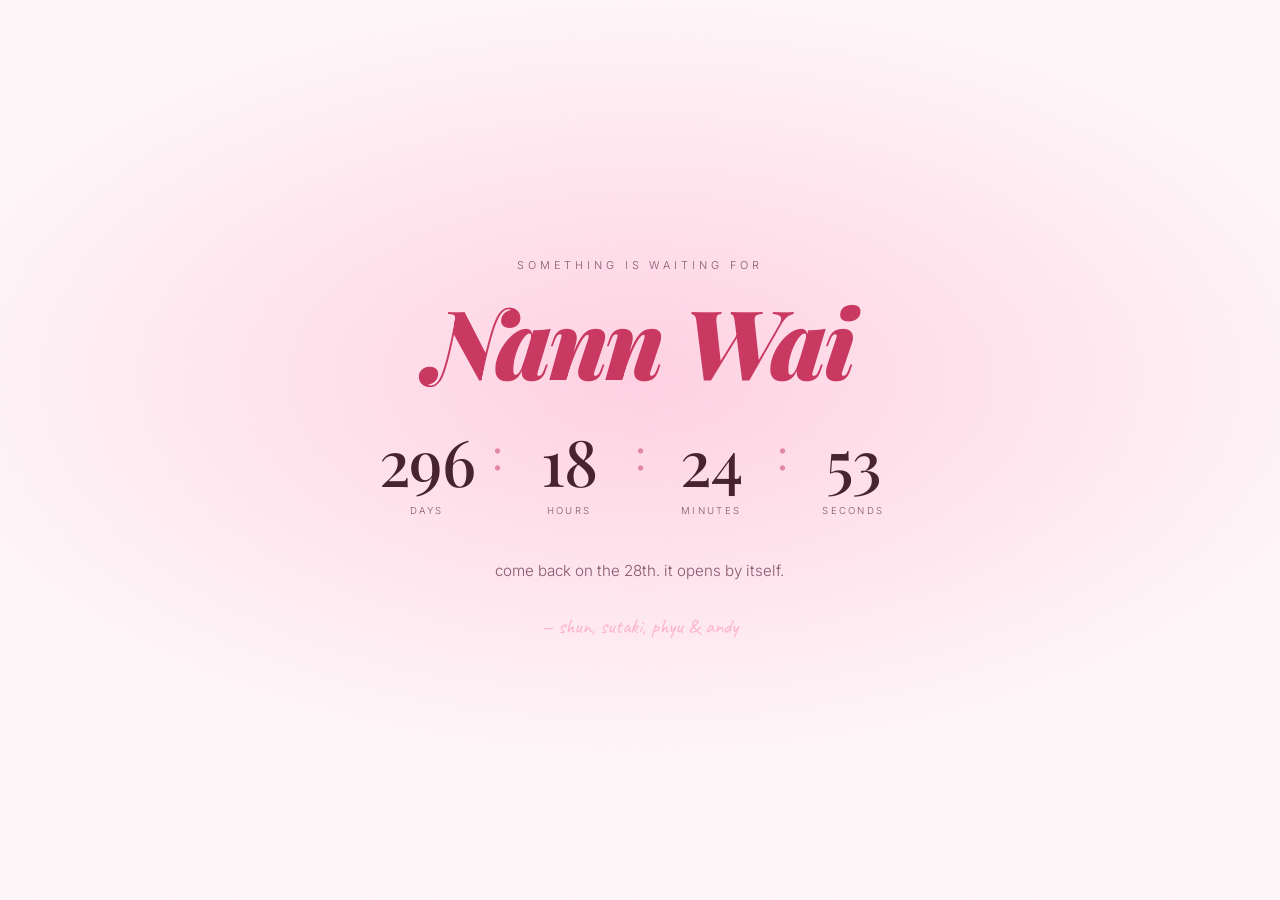
<file: index.html>
<!DOCTYPE html>
<html lang="en" data-theme="blush">
<head>
<meta charset="UTF-8">
<meta name="viewport" content="width=device-width, initial-scale=1, viewport-fit=cover">
<title>for nann wai</title>
<meta name="description" content="a small place made for nann wai.">
<meta name="robots" content="noindex, nofollow">
<meta name="theme-color" content="#fff6f9">
<link rel="icon" href="data:image/svg+xml,<svg xmlns='http://www.w3.org/2000/svg' viewBox='0 0 100 100'><text y='.9em' font-size='90'>&#10084;&#65039;</text></svg>">
<link rel="preconnect" href="https://fonts.googleapis.com">
<link rel="preconnect" href="https://fonts.gstatic.com" crossorigin>
<link href="https://fonts.googleapis.com/css2?family=Playfair+Display:ital,wght@0,500;0,700;0,900;1,500;1,700&family=Inter:wght@300;400;500;600&family=Caveat:wght@500;600&family=Noto+Sans+Myanmar:wght@400;500&family=Noto+Serif+JP:wght@400;500&display=swap" rel="stylesheet">
<link rel="stylesheet" href="assets/css/style.css">
</head>
<body>

<!-- film grain overlay, sits above everything, ignores clicks -->
<div class="grain" aria-hidden="true"></div>

<!-- ============ THE GATE (countdown before her birthday) ============ -->
<div id="gate" class="gate" hidden>
  <div class="gate-inner">
    <p class="gate-eyebrow" id="gate-eyebrow">something is waiting for</p>
    <h1 class="gate-name" id="gate-name">Nann Wai</h1>
    <div class="countdown" id="countdown" role="timer" aria-live="off">
      <div class="cd-unit"><span class="cd-num" id="cd-days">--</span><span class="cd-label">days</span></div>
      <div class="cd-sep">:</div>
      <div class="cd-unit"><span class="cd-num" id="cd-hours">--</span><span class="cd-label">hours</span></div>
      <div class="cd-sep">:</div>
      <div class="cd-unit"><span class="cd-num" id="cd-mins">--</span><span class="cd-label">minutes</span></div>
      <div class="cd-sep">:</div>
      <div class="cd-unit"><span class="cd-num" id="cd-secs">--</span><span class="cd-label">seconds</span></div>
    </div>
    <p class="gate-note" id="gate-note"></p>
    <p class="gate-sign" id="gate-sign"></p>
  </div>
</div>

<!-- ============ THE SITE ============ -->
<div id="site" class="site" hidden>

  <!-- theme picker -->
  <div class="theme-bar" id="theme-bar">
    <button class="theme-toggle" id="theme-toggle" aria-expanded="false" aria-controls="theme-list" title="change the colours">
      <span class="theme-dot" aria-hidden="true"></span>
      <span class="theme-toggle-text">colours</span>
    </button>
    <div class="theme-list" id="theme-list" hidden></div>
  </div>

  <!-- hero -->
  <header class="hero" id="top">
    <div class="hero-glow" aria-hidden="true"></div>
    <div class="wrap">
      <p class="eyebrow reveal" id="hero-eyebrow"></p>
      <h1 class="hero-title reveal" id="hero-title"></h1>
      <p class="hero-sub reveal" id="hero-sub"></p>
      <div class="hero-body reveal" id="hero-body"></div>
      <nav class="hero-nav reveal" id="hero-nav" aria-label="sections"></nav>
    </div>
    <div class="scroll-hint reveal" aria-hidden="true"><span></span></div>
  </header>

  <main>
    <!-- videos — the first thing she sees -->
    <section class="section" id="videos">
      <div class="wrap">
        <p class="eyebrow reveal">no. 01</p>
        <h2 class="section-title reveal" id="videos-title"></h2>
        <p class="section-lede reveal" id="videos-lede"></p>
        <div class="video-grid" id="video-grid"></div>
      </div>
    </section>

    <!-- letters -->
    <section class="section section-alt" id="letters">
      <div class="wrap">
        <p class="eyebrow reveal">no. 02</p>
        <h2 class="section-title reveal" id="letters-title"></h2>
        <p class="section-lede reveal" id="letters-lede"></p>
        <div class="letter-grid" id="letter-grid"></div>
      </div>
    </section>

    <!-- open when -->
    <section class="section" id="openwhen">
      <div class="wrap">
        <p class="eyebrow reveal">no. 03</p>
        <h2 class="section-title reveal" id="ow-title"></h2>
        <p class="section-lede reveal" id="ow-lede"></p>
        <div class="env-grid" id="env-grid"></div>
        <p class="ow-foot reveal" id="ow-foot"></p>
      </div>
    </section>

    <!-- photos -->
    <section class="section section-alt" id="photos">
      <div class="wrap">
        <p class="eyebrow reveal">no. 04</p>
        <h2 class="section-title reveal" id="photos-title"></h2>
        <p class="section-lede reveal" id="photos-lede"></p>
        <div class="photo-grid" id="photo-grid"></div>
      </div>
    </section>

    <!-- music -->
    <section class="section" id="music">
      <div class="wrap">
        <p class="eyebrow reveal">no. 05</p>
        <h2 class="section-title reveal" id="music-title"></h2>
        <p class="section-lede reveal" id="music-lede"></p>
        <div class="track-list" id="track-list"></div>
      </div>
    </section>

    <!-- closing -->
    <section class="section closing" id="closing">
      <div class="wrap">
        <h2 class="closing-title reveal" id="closing-title"></h2>
        <div class="closing-body reveal" id="closing-body"></div>
        <p class="closing-sign reveal" id="closing-sign"></p>
      </div>
    </section>
  </main>

  <footer class="footer">
    <div class="wrap">
      <p id="footer-next" class="footer-next"></p>
      <p class="footer-made" id="footer-made"></p>
    </div>
  </footer>
</div>

<!-- ============ READER (opens letters + envelopes) ============ -->
<div class="reader" id="reader" hidden role="dialog" aria-modal="true" aria-labelledby="reader-title">
  <div class="reader-backdrop" data-close></div>
  <article class="reader-card" role="document">
    <button class="reader-close" id="reader-close" aria-label="close">&times;</button>
    <p class="reader-eyebrow" id="reader-eyebrow"></p>
    <h3 class="reader-title" id="reader-title"></h3>
    <div class="reader-body" id="reader-body"></div>
    <div class="reader-video" id="reader-video"></div>
    <div class="reader-photos" id="reader-photos"></div>
    <p class="reader-sign" id="reader-sign"></p>
    <p class="reader-meta" id="reader-meta"></p>
  </article>
</div>

<!-- ============ LIGHTBOX (photos) ============ -->
<div class="lightbox" id="lightbox" hidden role="dialog" aria-modal="true" aria-label="photo">
  <div class="reader-backdrop" data-close></div>
  <button class="lb-close" id="lb-close" aria-label="close">&times;</button>
  <button class="lb-nav lb-prev" id="lb-prev" aria-label="previous photo">&#8249;</button>
  <button class="lb-nav lb-next" id="lb-next" aria-label="next photo">&#8250;</button>
  <figure class="lb-figure">
    <img id="lb-img" alt="">
    <figcaption id="lb-cap"></figcaption>
  </figure>
</div>

<script src="assets/js/content.js"></script>
<script src="assets/js/app.js"></script>
</body>
</html>
</file>
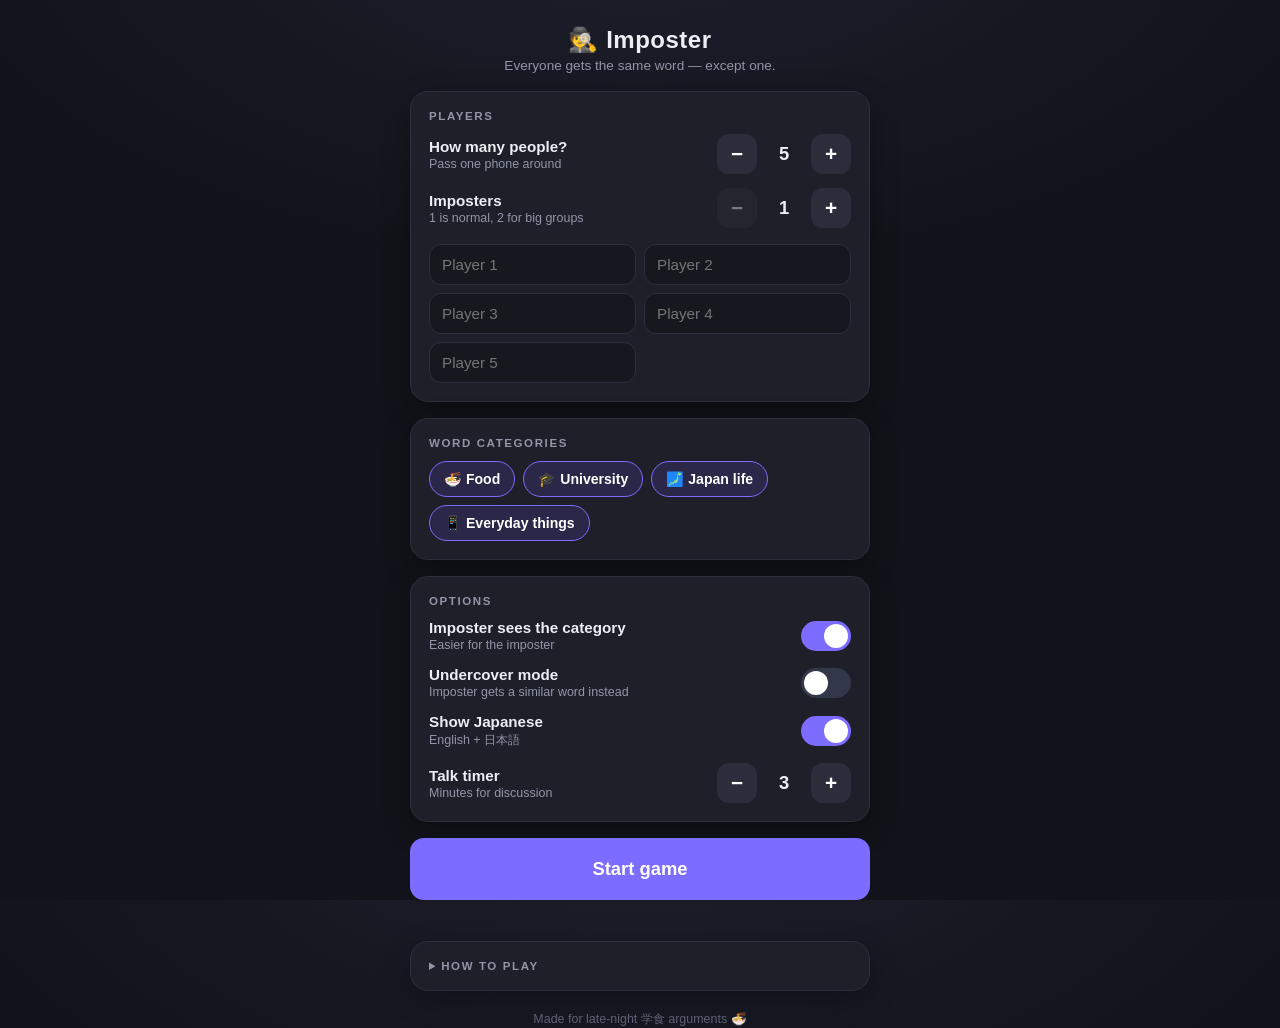
<file: imposter/index.html>
<!DOCTYPE html>
<html lang="en">
<head>
<meta charset="UTF-8">
<meta name="viewport" content="width=device-width, initial-scale=1.0, viewport-fit=cover">
<title>Imposter — Word Game</title>
<meta name="description" content="Pass-the-phone imposter word game for friends. Japanese food, university & daily-life words.">
<meta name="theme-color" content="#12131a">
<link rel="icon" href="data:image/svg+xml,<svg xmlns='http://www.w3.org/2000/svg' viewBox='0 0 100 100'><text y='.9em' font-size='90'>🕵️</text></svg>">
<style>
  :root {
    --bg: #12131a;
    --bg2: #191b24;
    --card: #1e2029;
    --line: #2c2f3c;
    --text: #eceef4;
    --muted: #9096a6;
    --accent: #7c6cff;
    --accent-soft: #2a2748;
    --good: #35c98a;
    --bad: #ff5f6d;
    --warn: #ffc857;
  }
  * { margin: 0; padding: 0; box-sizing: border-box; -webkit-tap-highlight-color: transparent; }
  html, body { height: 100%; }
  body {
    font-family: -apple-system, BlinkMacSystemFont, "Segoe UI", "Hiragino Sans", "Noto Sans JP", Roboto, sans-serif;
    background: radial-gradient(1200px 600px at 50% -10%, #1d1f2c 0%, var(--bg) 60%);
    color: var(--text);
    min-height: 100%;
    display: flex;
    flex-direction: column;
    align-items: center;
    padding: 20px 16px calc(28px + env(safe-area-inset-bottom));
  }
  .wrap { width: 100%; max-width: 460px; display: flex; flex-direction: column; gap: 16px; }

  header { text-align: center; padding: 6px 0 2px; }
  header h1 { font-size: 1.5rem; font-weight: 800; letter-spacing: .5px; }
  header p { color: var(--muted); font-size: .85rem; margin-top: 4px; }

  .card {
    background: var(--card);
    border: 1px solid var(--line);
    border-radius: 18px;
    padding: 18px;
    box-shadow: 0 8px 28px rgba(0,0,0,.3);
  }
  .card h2 {
    font-size: .72rem; font-weight: 700; color: var(--muted);
    letter-spacing: 1.6px; text-transform: uppercase; margin-bottom: 12px;
  }

  button {
    font-family: inherit;
    border: none; border-radius: 14px;
    padding: 14px 20px;
    font-size: 1rem; font-weight: 700;
    color: #fff; background: var(--accent);
    cursor: pointer; transition: transform .08s, opacity .15s;
  }
  button:active { transform: scale(.97); }
  button:disabled { opacity: .4; cursor: not-allowed; }
  .btn-block { width: 100%; }
  .btn-ghost { background: #2b2e3a; }
  .btn-lg { padding: 20px; font-size: 1.15rem; }

  /* stepper */
  .row { display: flex; align-items: center; justify-content: space-between; gap: 12px; }
  .row + .row { margin-top: 14px; }
  .row label { font-size: .95rem; font-weight: 600; }
  .row label small { display: block; color: var(--muted); font-weight: 500; font-size: .78rem; margin-top: 2px; }
  .stepper { display: flex; align-items: center; gap: 10px; flex: 0 0 auto; }
  .stepper button {
    width: 40px; height: 40px; padding: 0; border-radius: 12px;
    background: #2b2e3a; font-size: 1.3rem; line-height: 1; display: grid; place-items: center;
  }
  .stepper .val { min-width: 34px; text-align: center; font-size: 1.15rem; font-weight: 800; font-variant-numeric: tabular-nums; }

  /* chips */
  .chips { display: flex; flex-wrap: wrap; gap: 8px; }
  .chip {
    padding: 9px 14px; border-radius: 999px;
    background: #242732; border: 1px solid var(--line);
    color: var(--muted); font-size: .88rem; font-weight: 600; cursor: pointer;
    transition: .15s;
  }
  .chip.on { background: var(--accent-soft); border-color: var(--accent); color: #fff; }

  /* toggle */
  .switch { position: relative; width: 50px; height: 30px; flex: 0 0 auto; }
  .switch input { opacity: 0; width: 100%; height: 100%; margin: 0; cursor: pointer; }
  .switch span {
    position: absolute; inset: 0; border-radius: 999px; background: #33374a; pointer-events: none; transition: .18s;
  }
  .switch span::after {
    content: ""; position: absolute; top: 3px; left: 3px; width: 24px; height: 24px;
    border-radius: 50%; background: #fff; transition: .18s;
  }
  .switch input:checked + span { background: var(--accent); }
  .switch input:checked + span::after { transform: translateX(20px); }

  /* names */
  .names { display: grid; grid-template-columns: 1fr 1fr; gap: 8px; }
  .names input {
    width: 100%; padding: 11px 12px; border-radius: 12px;
    border: 1px solid var(--line); background: #16181f; color: var(--text);
    font-family: inherit; font-size: .95rem;
  }
  .names input:focus { outline: 2px solid var(--accent); border-color: transparent; }

  /* screens */
  .screen { display: none; }
  .screen.on { display: block; }

  /* deal */
  .deal-box { text-align: center; padding: 34px 20px; min-height: 380px; display: flex; flex-direction: column; justify-content: center; gap: 16px; }
  .who { font-size: 1.9rem; font-weight: 800; }
  .hint { color: var(--muted); font-size: .95rem; line-height: 1.5; }
  .progress { color: var(--muted); font-size: .8rem; letter-spacing: 1.2px; text-transform: uppercase; font-weight: 700; }
  .word { font-size: 2.3rem; font-weight: 900; line-height: 1.15; word-break: break-word; }
  .word-ja { font-size: 1.35rem; font-weight: 700; color: var(--accent); margin-top: 6px; }
  .cat-tag { display: inline-block; margin: 0 auto; padding: 6px 14px; border-radius: 999px; background: var(--accent-soft); color: #cfc9ff; font-size: .82rem; font-weight: 700; }
  .imposter-title { font-size: 2.1rem; font-weight: 900; color: var(--bad); letter-spacing: 1px; }

  /* play */
  .timer { font-size: 3.2rem; font-weight: 900; font-variant-numeric: tabular-nums; text-align: center; margin: 4px 0 14px; }
  .timer.low { color: var(--warn); }
  .timer.done { color: var(--bad); }
  .starter { text-align: center; color: var(--muted); font-size: .95rem; margin-bottom: 14px; }
  .starter b { color: var(--text); font-size: 1.05rem; }
  .btns2 { display: grid; grid-template-columns: 1fr 1fr; gap: 10px; }

  /* reveal */
  .reveal-box { text-align: center; display: flex; flex-direction: column; gap: 14px; padding: 26px 18px; }
  .imp-list { display: flex; flex-direction: column; gap: 8px; }
  .imp-name { background: #2c1f26; border: 1px solid #52303a; color: #ff9aa2; border-radius: 12px; padding: 12px; font-size: 1.15rem; font-weight: 800; }

  .rules { color: var(--muted); font-size: .86rem; line-height: 1.65; }
  .rules b { color: var(--text); }
  .rules ol { margin: 8px 0 0 18px; }
  .rules li { margin-bottom: 5px; }
  details summary { cursor: pointer; font-size: .72rem; font-weight: 700; color: var(--muted); letter-spacing: 1.6px; text-transform: uppercase; }
  details[open] summary { margin-bottom: 12px; }
  footer { text-align: center; color: #5c6273; font-size: .78rem; padding-top: 4px; }
  .err { color: var(--bad); font-size: .85rem; text-align: center; margin-top: 10px; min-height: 1.1em; }
</style>
</head>
<body>
<div class="wrap">

  <header>
    <h1>🕵️ Imposter</h1>
    <p>Everyone gets the same word — except one.</p>
  </header>

  <!-- ================= SETUP ================= -->
  <section class="screen on" id="s-setup">
    <div class="card">
      <h2>Players</h2>
      <div class="row">
        <label>How many people?<small>Pass one phone around</small></label>
        <div class="stepper">
          <button type="button" id="pMinus" aria-label="fewer players">−</button>
          <div class="val" id="pVal">5</div>
          <button type="button" id="pPlus" aria-label="more players">+</button>
        </div>
      </div>
      <div class="row">
        <label>Imposters<small>1 is normal, 2 for big groups</small></label>
        <div class="stepper">
          <button type="button" id="iMinus" aria-label="fewer imposters">−</button>
          <div class="val" id="iVal">1</div>
          <button type="button" id="iPlus" aria-label="more imposters">+</button>
        </div>
      </div>
      <div style="margin-top:16px">
        <div class="names" id="names"></div>
      </div>
    </div>

    <div class="card" style="margin-top:16px">
      <h2>Word categories</h2>
      <div class="chips" id="cats"></div>
    </div>

    <div class="card" style="margin-top:16px">
      <h2>Options</h2>
      <div class="row">
        <label>Imposter sees the category<small>Easier for the imposter</small></label>
        <div class="switch"><input type="checkbox" id="optCat" checked><span></span></div>
      </div>
      <div class="row">
        <label>Undercover mode<small>Imposter gets a similar word instead</small></label>
        <div class="switch"><input type="checkbox" id="optDecoy"><span></span></div>
      </div>
      <div class="row">
        <label>Show Japanese<small>English + 日本語</small></label>
        <div class="switch"><input type="checkbox" id="optJa" checked><span></span></div>
      </div>
      <div class="row">
        <label>Talk timer<small>Minutes for discussion</small></label>
        <div class="stepper">
          <button type="button" id="tMinus" aria-label="less time">−</button>
          <div class="val" id="tVal">3</div>
          <button type="button" id="tPlus" aria-label="more time">+</button>
        </div>
      </div>
    </div>

    <div style="margin-top:16px">
      <button class="btn-block btn-lg" id="startBtn">Start game</button>
      <div class="err" id="err"></div>
    </div>

    <div class="card" style="margin-top:16px">
      <details>
        <summary>How to play</summary>
        <div class="rules">
          <ol>
            <li>Pass the phone around. Each person taps to see their secret word — <b>one of you is the imposter</b> and won't get it.</li>
            <li>Going in order, everyone says <b>one word or short hint</b> about the secret word. Don't be too obvious!</li>
            <li>The imposter has to bluff and guess what the word is.</li>
            <li>Talk, then vote out who you think is the imposter.</li>
            <li>Tap Reveal. Group wins if they catch the imposter — imposter wins if they survive, or if they guess the word.</li>
          </ol>
        </div>
      </details>
    </div>
  </section>

  <!-- ================= DEAL ================= -->
  <section class="screen" id="s-deal">
    <div class="card deal-box" id="dealCard">
      <div class="progress" id="dealProgress">Player 1 of 5</div>
      <div id="dealBody"></div>
      <div id="dealAction"></div>
    </div>
    <button class="btn-block btn-ghost" id="dealCancel" style="margin-top:12px">Cancel</button>
  </section>

  <!-- ================= PLAY ================= -->
  <section class="screen" id="s-play">
    <div class="card">
      <h2>Discussion</h2>
      <div class="starter">First to speak: <b id="starterName">—</b></div>
      <div class="timer" id="timer">3:00</div>
      <div class="btns2">
        <button id="timerBtn">Start timer</button>
        <button class="btn-ghost" id="timerReset">Reset</button>
      </div>
    </div>
    <div class="card" style="margin-top:16px">
      <div class="rules">Go around in a circle. Each person gives <b>one hint word</b> about the secret word. Then argue, then vote.</div>
    </div>
    <button class="btn-block btn-lg" id="revealBtn" style="margin-top:16px">Reveal the imposter</button>
    <button class="btn-block btn-ghost" id="playBack" style="margin-top:10px">Back to setup</button>
  </section>

  <!-- ================= REVEAL ================= -->
  <section class="screen" id="s-reveal">
    <div class="card reveal-box">
      <div class="progress">The imposter was</div>
      <div class="imp-list" id="impList"></div>
      <div class="progress" style="margin-top:8px">The word was</div>
      <div>
        <div class="word" id="revWord">—</div>
        <div class="word-ja" id="revWordJa"></div>
      </div>
      <div><span class="cat-tag" id="revCat">—</span></div>
      <div id="decoyLine" class="hint"></div>
    </div>
    <button class="btn-block btn-lg" id="againBtn" style="margin-top:16px">Next round — same players</button>
    <button class="btn-block btn-ghost" id="revBack" style="margin-top:10px">Back to setup</button>
  </section>

  <footer>Made for late-night 学食 arguments 🍜</footer>
</div>

<script>
/* ============================================================
   WORD LIST — nouns familiar to university students in Japan
   ============================================================ */
const CATEGORIES = [
  { key: 'food',   label: '🍜 Food',       ja: '食べ物' },
  { key: 'uni',    label: '🎓 University', ja: '大学' },
  { key: 'life',   label: '🗾 Japan life', ja: '日本の生活' },
  { key: 'things', label: '📱 Everyday things', ja: '身の回り' },
];

const WORDS = {
  food: [
    ['Ramen','ラーメン'],['Sushi','寿司'],['Curry rice','カレーライス'],['Onigiri','おにぎり'],
    ['Gyudon','牛丼'],['Katsudon','カツ丼'],['Takoyaki','たこ焼き'],['Okonomiyaki','お好み焼き'],
    ['Miso soup','味噌汁'],['Natto','納豆'],['Udon','うどん'],['Soba','そば'],
    ['Tempura','天ぷら'],['Karaage','唐揚げ'],['Melon pan','メロンパン'],['Convenience store bento','コンビニ弁当'],
    ['Matcha','抹茶'],['Taiyaki','たい焼き'],['Mochi','餅'],['Yakiniku','焼肉'],
    ['Shabu-shabu','しゃぶしゃぶ'],['Gyoza','餃子'],['Omurice','オムライス'],['Croquette','コロッケ'],
    ['Hot pot','鍋'],['Yakisoba','焼きそば'],['Tonkatsu','とんかつ'],['Sashimi','刺身'],
    ['Edamame','枝豆'],['Instant noodles','カップ麺'],['Curry bread','カレーパン'],['Shaved ice','かき氷'],
    ['Parfait','パフェ'],['Pudding','プリン'],['Ice cream','アイスクリーム'],['Chocolate','チョコレート'],
    ['Bubble tea','タピオカ'],['Coffee','コーヒー'],['Green tea','緑茶'],['Energy drink','エナジードリンク'],
    ['Beer','ビール'],['Fried chicken','フライドチキン'],['Hamburger','ハンバーガー'],['Pizza','ピザ'],
    ['Pasta','パスタ'],['Salad','サラダ'],['Rice','ご飯'],['Bread','パン'],
    ['Egg','卵'],['Strawberry','いちご'],['Banana','バナナ'],['Watermelon','スイカ'],
    ['Soy sauce','醤油'],['Wasabi','わさび'],['All-you-can-eat','食べ放題'],['Buffet','ビュッフェ'],
    ['School cafeteria lunch','学食のランチ'],['Family restaurant','ファミレス'],['Vending machine drink','自販機のドリンク'],['Bento box','弁当箱'],
  ],
  uni: [
    ['Lecture','講義'],['Professor','教授'],['Syllabus','シラバス'],['Credits','単位'],
    ['Attendance','出席'],['Exam','試験'],['Report','レポート'],['Quiz','小テスト'],
    ['Seminar','ゼミ'],['Laboratory','研究室'],['Library','図書館'],['Cafeteria','学食'],
    ['Campus','キャンパス'],['Classroom','教室'],['Whiteboard','ホワイトボード'],['Projector','プロジェクター'],
    ['Textbook','教科書'],['Notebook','ノート'],['Highlighter','蛍光ペン'],['Student ID card','学生証'],
    ['Tuition','学費'],['Scholarship','奨学金'],['Dormitory','寮'],['Club','サークル'],
    ['Drinking party','飲み会'],['Graduation thesis','卒論'],['Internship','インターン'],['Job hunting','就活'],
    ['Entrance ceremony','入学式'],['Graduation ceremony','卒業式'],['School festival','学園祭'],['Group work','グループワーク'],
    ['Presentation','プレゼン'],['Deadline','締め切り'],['All-nighter','徹夜'],['Part-time job','バイト'],
    ['Résumé','履歴書'],['Orientation','オリエンテーション'],['Exchange student','留学生'],['TOEIC','TOEIC'],
    ['Laptop','ノートパソコン'],['Campus Wi-Fi','キャンパスのWi-Fi'],['Printer','プリンター'],['Lecture hall','大講義室'],
    ['Bicycle parking','駐輪場'],['Gym','体育館'],['Sports day','体育祭'],['Study group','勉強会'],
    ['Grades','成績'],['Repeat a year','留年'],['First period class','1限'],['Skipping class','サボり'],
    ['Attendance card','出席カード'],['Senior student','先輩'],['Junior student','後輩'],['Advisor','指導教員'],
    ['Group chat','グループライン'],['Class registration','履修登録'],['Summer break','夏休み'],['Field trip','ゼミ合宿'],
  ],
  life: [
    ['Convenience store','コンビニ'],['Train','電車'],['Station','駅'],['IC card','ICカード'],
    ['Bus','バス'],['Bicycle','自転車'],['Umbrella','傘'],['Vending machine','自動販売機'],
    ['100-yen shop','100円ショップ'],['Karaoke','カラオケ'],['Purikura','プリクラ'],['Hot spring','温泉'],
    ['Public bath','銭湯'],['Izakaya','居酒屋'],['Drugstore','ドラッグストア'],['Supermarket','スーパー'],
    ['Apartment','アパート'],['Futon','布団'],['Kotatsu','こたつ'],['Air conditioner','エアコン'],
    ['Tatami','畳'],['Entrance hall','玄関'],['Rice cooker','炊飯器'],['Microwave','電子レンジ'],
    ['Washing machine','洗濯機'],['Trash separation','ゴミの分別'],['Cherry blossoms','桜'],['Summer festival','夏祭り'],
    ['Fireworks','花火'],['Shrine','神社'],['Temple','お寺'],['Park','公園'],
    ['Mountain','山'],['Beach','海'],['Snow','雪'],['Typhoon','台風'],
    ['Earthquake','地震'],['Rainy season','梅雨'],['Post office','郵便局'],['ATM','ATM'],
    ['Hospital','病院'],['City hall','市役所'],['Residence card','在留カード'],['Passport','パスポート'],
    ['Game center','ゲームセンター'],['Movie theater','映画館'],['Shopping mall','ショッピングモール'],['Don Quijote','ドンキ'],
    ['Uniqlo','ユニクロ'],['Daiso','ダイソー'],['Rush hour','ラッシュアワー'],['Last train','終電'],
    ['Bowing','お辞儀'],['Slippers','スリッパ'],['Face mask','マスク'],['Pocket tissues','ポケットティッシュ'],
    ['Neighborhood cat','近所の猫'],['Crow','カラス'],['Mosquito','蚊'],['Cicada','セミ'],
  ],
  things: [
    ['Smartphone','スマホ'],['Charger','充電器'],['Earphones','イヤホン'],['Wallet','財布'],
    ['Backpack','リュック'],['Water bottle','水筒'],['Mirror','鏡'],['Pillow','枕'],
    ['Alarm clock','目覚まし時計'],['Calendar','カレンダー'],['Scissors','はさみ'],['Glue','のり'],
    ['Eraser','消しゴム'],['Mechanical pencil','シャーペン'],['Sticky notes','付箋'],['Stapler','ホッチキス'],
    ['Glasses','眼鏡'],['Contact lenses','コンタクト'],['Hoodie','パーカー'],['Sneakers','スニーカー'],
    ['Sandals','サンダル'],['Cap','キャップ'],['Ring','指輪'],['Watch','腕時計'],
    ['Toothbrush','歯ブラシ'],['Shampoo','シャンプー'],['Towel','タオル'],['Hand cream','ハンドクリーム'],
    ['Hair dryer','ドライヤー'],['Fan','扇風機'],['Blanket','毛布'],['Curtain','カーテン'],
    ['Refrigerator','冷蔵庫'],['Television','テレビ'],['Game console','ゲーム機'],['Headphones','ヘッドホン'],
    ['Camera','カメラ'],['Speaker','スピーカー'],['Manga','漫画'],['Anime','アニメ'],
    ['Playlist','プレイリスト'],['Selfie','自撮り'],['Group photo','集合写真'],['Screenshot','スクショ'],
    ['Instagram','インスタ'],['LINE sticker','LINEスタンプ'],['YouTube','YouTube'],['TikTok','TikTok'],
    ['Wi-Fi router','Wi-Fiルーター'],['Power bank','モバイルバッテリー'],['Umbrella stand','傘立て'],['Key','鍵'],
    ['Trash bag','ゴミ袋'],['Chopsticks','箸'],['Plastic bottle','ペットボトル'],['Receipt','レシート'],
    ['Coin','小銭'],['Bank card','キャッシュカード'],['Name stamp','ハンコ'],['Face towel','ハンカチ'],
  ],
};

/* ============================================================
   State + persistence
   ============================================================ */
const MAX_PLAYERS = 12, MIN_PLAYERS = 3;
const store = {
  get(k, d) { try { const v = localStorage.getItem('imposter.' + k); return v === null ? d : JSON.parse(v); } catch (e) { return d; } },
  set(k, v) { try { localStorage.setItem('imposter.' + k, JSON.stringify(v)); } catch (e) {} },
};

let playerCount = Math.min(MAX_PLAYERS, Math.max(MIN_PLAYERS, store.get('players', 5)));
let imposterCount = store.get('imposters', 1);
let talkMinutes = store.get('minutes', 3);
let activeCats = store.get('cats', CATEGORIES.map(c => c.key));
let names = store.get('names', []);
let recent = store.get('recent', []);

let round = null;   // { word, cat, imposters:Set, names:[], decoy }
let dealIdx = 0, dealRevealed = false;

const $ = id => document.getElementById(id);

/* ============================================================
   Setup screen
   ============================================================ */
function nameFor(i) { return (names[i] && names[i].trim()) || 'Player ' + (i + 1); }

function renderNames() {
  const box = $('names');
  box.innerHTML = '';
  for (let i = 0; i < playerCount; i++) {
    const input = document.createElement('input');
    input.type = 'text';
    input.value = names[i] || '';
    input.placeholder = 'Player ' + (i + 1);
    input.maxLength = 14;
    input.autocomplete = 'off';
    input.addEventListener('input', () => { names[i] = input.value; store.set('names', names); });
    box.appendChild(input);
  }
}

function renderCats() {
  const box = $('cats');
  box.innerHTML = '';
  CATEGORIES.forEach(c => {
    const el = document.createElement('div');
    el.className = 'chip' + (activeCats.includes(c.key) ? ' on' : '');
    el.textContent = c.label;
    el.addEventListener('click', () => {
      if (activeCats.includes(c.key)) activeCats = activeCats.filter(k => k !== c.key);
      else activeCats = activeCats.concat(c.key);
      store.set('cats', activeCats);
      renderCats();
      $('err').textContent = '';
    });
    box.appendChild(el);
  });
}

function maxImposters() { return Math.max(1, Math.floor((playerCount - 1) / 2)); }

function renderSteppers() {
  if (imposterCount > maxImposters()) imposterCount = maxImposters();
  $('pVal').textContent = playerCount;
  $('iVal').textContent = imposterCount;
  $('tVal').textContent = talkMinutes;
  $('pMinus').disabled = playerCount <= MIN_PLAYERS;
  $('pPlus').disabled = playerCount >= MAX_PLAYERS;
  $('iMinus').disabled = imposterCount <= 1;
  $('iPlus').disabled = imposterCount >= maxImposters();
  $('tMinus').disabled = talkMinutes <= 1;
  $('tPlus').disabled = talkMinutes >= 15;
}

function bindStepper(minusId, plusId, get, set, lo, hi) {
  $(minusId).addEventListener('click', () => { if (get() > lo) { set(get() - 1); after(); } });
  $(plusId).addEventListener('click',  () => { if (get() < hi()) { set(get() + 1); after(); } });
  function after() { renderSteppers(); renderNames(); }
}
bindStepper('pMinus', 'pPlus',
  () => playerCount, v => { playerCount = v; store.set('players', v); },
  MIN_PLAYERS, () => MAX_PLAYERS);
bindStepper('iMinus', 'iPlus',
  () => imposterCount, v => { imposterCount = v; store.set('imposters', v); },
  1, maxImposters);
bindStepper('tMinus', 'tPlus',
  () => talkMinutes, v => { talkMinutes = v; store.set('minutes', v); },
  1, () => 15);

['optCat', 'optDecoy', 'optJa'].forEach(id => {
  $(id).checked = store.get(id, id !== 'optDecoy');
  $(id).addEventListener('change', () => store.set(id, $(id).checked));
});

/* ============================================================
   Screens
   ============================================================ */
function show(id) {
  document.querySelectorAll('.screen').forEach(s => s.classList.toggle('on', s.id === id));
  window.scrollTo(0, 0);
}

/* ============================================================
   Round setup
   ============================================================ */
function pickWord(pool) {
  const fresh = pool.filter(w => !recent.includes(w.en));
  const from = fresh.length ? fresh : pool;
  const pick = from[Math.floor(Math.random() * from.length)];
  recent.push(pick.en);
  while (recent.length > 40) recent.shift();
  store.set('recent', recent);
  return pick;
}

function buildPool() {
  const pool = [];
  activeCats.forEach(key => {
    (WORDS[key] || []).forEach(([en, ja]) => pool.push({ en, ja, cat: key }));
  });
  return pool;
}

function newRound() {
  const pool = buildPool();
  if (!pool.length) { $('err').textContent = 'Pick at least one category.'; return false; }

  const word = pickWord(pool);

  let decoy = null;
  if ($('optDecoy').checked) {
    const sameCat = pool.filter(w => w.cat === word.cat && w.en !== word.en);
    if (sameCat.length) decoy = sameCat[Math.floor(Math.random() * sameCat.length)];
  }

  const idx = Array.from({ length: playerCount }, (_, i) => i);
  for (let i = idx.length - 1; i > 0; i--) {
    const j = Math.floor(Math.random() * (i + 1));
    [idx[i], idx[j]] = [idx[j], idx[i]];
  }
  const imposters = new Set(idx.slice(0, imposterCount));

  round = {
    word, decoy, imposters,
    names: Array.from({ length: playerCount }, (_, i) => nameFor(i)),
    starter: Math.floor(Math.random() * playerCount),
  };
  dealIdx = 0;
  dealRevealed = false;
  return true;
}

/* ============================================================
   Deal (pass the phone)
   ============================================================ */
function catLabel(key) {
  const c = CATEGORIES.find(c => c.key === key);
  return c ? c.label : key;
}

function renderDeal() {
  const total = round.names.length;
  const showJa = $('optJa').checked;
  $('dealProgress').textContent = `Player ${dealIdx + 1} of ${total}`;
  const body = $('dealBody'), action = $('dealAction');
  body.innerHTML = ''; action.innerHTML = '';

  if (!dealRevealed) {
    body.innerHTML =
      `<div class="who">${esc(round.names[dealIdx])}</div>
       <div class="hint" style="margin-top:10px">Make sure nobody else can see the screen.</div>`;
    const b = document.createElement('button');
    b.className = 'btn-block btn-lg';
    b.textContent = 'Tap to see my word';
    b.addEventListener('click', () => { dealRevealed = true; renderDeal(); });
    action.appendChild(b);
  } else {
    const isImp = round.imposters.has(dealIdx);
    if (isImp && !round.decoy) {
      body.innerHTML =
        `<div class="imposter-title">YOU ARE THE<br>IMPOSTER</div>
         <div class="hint" style="margin-top:12px">Blend in. Listen to the hints and pretend you know the word.</div>
         ${$('optCat').checked ? `<div style="margin-top:14px"><span class="cat-tag">Category: ${catLabel(round.word.cat)}</span></div>` : ''}`;
    } else {
      const w = isImp ? round.decoy : round.word;
      body.innerHTML =
        `<div class="word">${esc(w.en)}</div>
         ${showJa ? `<div class="word-ja">${esc(w.ja)}</div>` : ''}
         ${$('optCat').checked ? `<div style="margin-top:14px"><span class="cat-tag">${catLabel(round.word.cat)}</span></div>` : ''}
         <div class="hint" style="margin-top:14px">Remember it — don't say it out loud!</div>`;
    }
    const b = document.createElement('button');
    b.className = 'btn-block btn-lg btn-ghost';
    b.textContent = dealIdx === round.names.length - 1 ? 'Done — hide word' : 'Hide & pass to next';
    b.addEventListener('click', () => {
      dealRevealed = false;
      if (dealIdx === round.names.length - 1) startPlay();
      else { dealIdx++; renderDeal(); }
    });
    action.appendChild(b);
  }
}

function esc(s) {
  return String(s).replace(/[&<>"']/g, c => ({ '&': '&amp;', '<': '&lt;', '>': '&gt;', '"': '&quot;', "'": '&#39;' }[c]));
}

/* ============================================================
   Play + timer
   ============================================================ */
let timerId = null, timerLeft = 0, timerRunning = false;

function fmtTime(s) {
  s = Math.max(0, s);
  return Math.floor(s / 60) + ':' + String(s % 60).padStart(2, '0');
}
function paintTimer() {
  const el = $('timer');
  el.textContent = timerLeft <= 0 ? "Time's up!" : fmtTime(timerLeft);
  el.classList.toggle('low', timerLeft > 0 && timerLeft <= 30);
  el.classList.toggle('done', timerLeft <= 0);
}
function stopTimer() {
  clearInterval(timerId); timerId = null; timerRunning = false;
  $('timerBtn').textContent = 'Start timer';
}
function resetTimer() {
  stopTimer();
  timerLeft = talkMinutes * 60;
  paintTimer();
}
$('timerBtn').addEventListener('click', () => {
  if (timerRunning) { stopTimer(); return; }
  if (timerLeft <= 0) timerLeft = talkMinutes * 60;
  timerRunning = true;
  $('timerBtn').textContent = 'Pause';
  const endAt = Date.now() + timerLeft * 1000;
  timerId = setInterval(() => {
    timerLeft = Math.round((endAt - Date.now()) / 1000);
    paintTimer();
    if (timerLeft <= 0) { stopTimer(); buzz(); }
  }, 250);
});
$('timerReset').addEventListener('click', resetTimer);

function buzz() { if (navigator.vibrate) navigator.vibrate([200, 100, 200]); }

function startPlay() {
  $('starterName').textContent = round.names[round.starter];
  resetTimer();
  show('s-play');
}

/* ============================================================
   Reveal
   ============================================================ */
function renderReveal() {
  stopTimer();
  const list = $('impList');
  list.innerHTML = '';
  [...round.imposters].sort((a, b) => a - b).forEach(i => {
    const el = document.createElement('div');
    el.className = 'imp-name';
    el.textContent = '🕵️ ' + round.names[i];
    list.appendChild(el);
  });
  $('revWord').textContent = round.word.en;
  $('revWordJa').textContent = $('optJa').checked ? round.word.ja : '';
  $('revCat').textContent = catLabel(round.word.cat);
  $('decoyLine').textContent = round.decoy ? `The imposter's fake word was "${round.decoy.en}".` : '';
  show('s-reveal');
}

/* ============================================================
   Wiring
   ============================================================ */
$('startBtn').addEventListener('click', () => {
  $('err').textContent = '';
  if (newRound()) { renderDeal(); show('s-deal'); }
});
$('dealCancel').addEventListener('click', () => { stopTimer(); show('s-setup'); });
$('revealBtn').addEventListener('click', renderReveal);
$('playBack').addEventListener('click', () => { stopTimer(); show('s-setup'); });
$('revBack').addEventListener('click', () => show('s-setup'));
$('againBtn').addEventListener('click', () => {
  if (newRound()) { renderDeal(); show('s-deal'); }
});

renderSteppers();
renderNames();
renderCats();
</script>
</body>
</html>
</file>
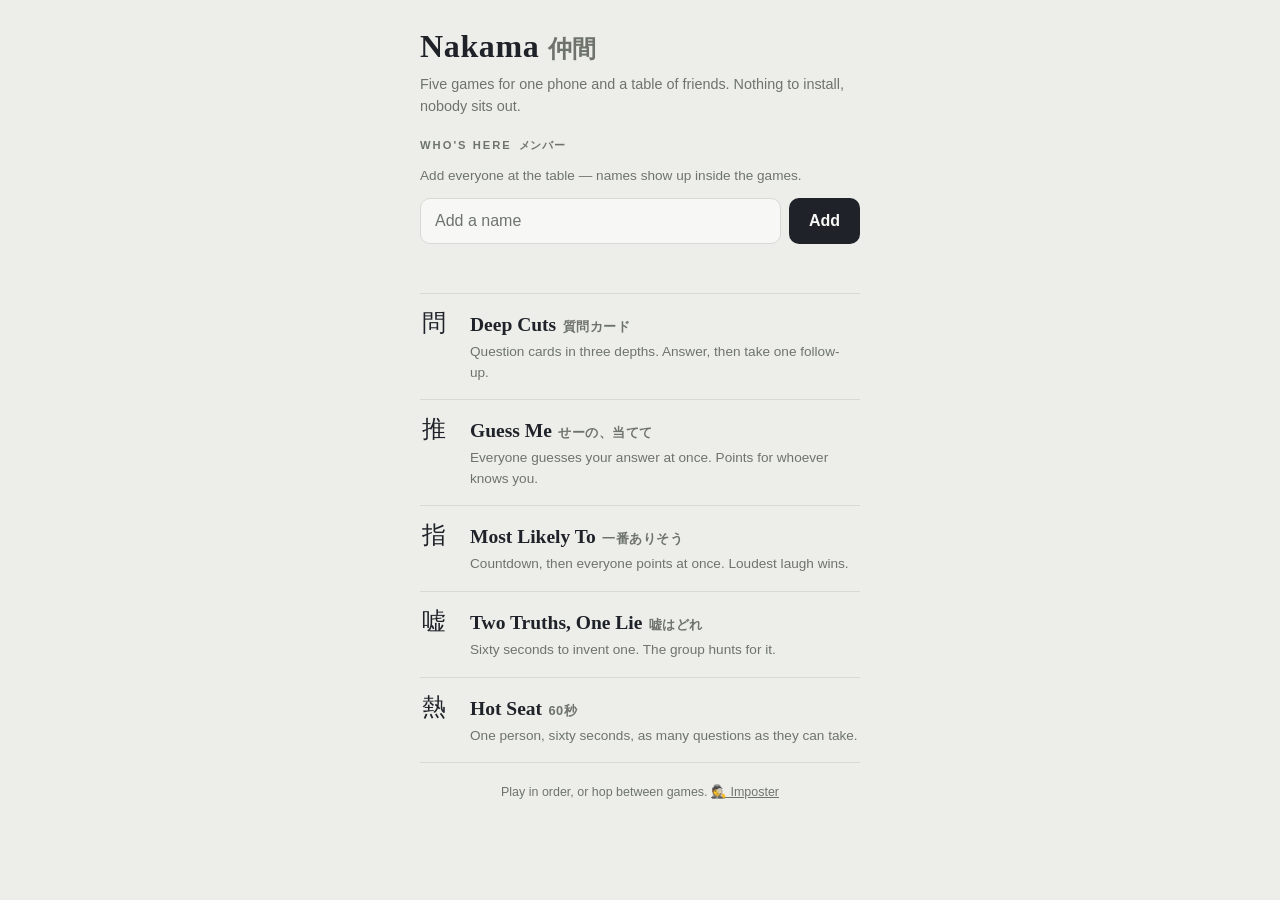
<file: nakama/index.html>
<!DOCTYPE html>
<html lang="en">
<head>
<meta charset="UTF-8">
<meta name="viewport" content="width=device-width, initial-scale=1.0, viewport-fit=cover">
<title>Nakama</title>
<meta name="description" content="Five pass-the-phone games that get friends past small talk — question cards, guessing rounds and voting.">
<meta name="theme-color" content="#EDEEEA">
<link rel="icon" href="data:image/svg+xml,<svg xmlns='http://www.w3.org/2000/svg' viewBox='0 0 100 100'><text y='.9em' font-size='90'>🍵</text></svg>">
<style>
  /* ---------- tokens: light is the base ---------- */
  :root {
    --ground: #EDEEEA;
    --surface: #F7F8F5;
    --line: #D7D9D2;
    --ink: #1F2229;
    --muted: #6E746C;
    --btn-bg: #1F2229;
    --btn-fg: #F7F8F5;

    --asagi: #2E7373;
    --yamabuki: #96690E;
    --suou: #7A3244;
    --card-fg: #FCFBF7;

    --font-display: "Hiragino Mincho ProN", "Yu Mincho", YuMincho, "Noto Serif JP", "Songti SC", Georgia, "Times New Roman", serif;
    --font-body: -apple-system, BlinkMacSystemFont, "Hiragino Kaku Gothic ProN", "Noto Sans JP", "Segoe UI", Roboto, sans-serif;
    --font-num: ui-monospace, SFMono-Regular, Menlo, monospace;
  }
  @media (prefers-color-scheme: dark) {
    :root:not([data-theme="light"]) {
      --ground: #16191A;
      --surface: #1E2223;
      --line: #2F3435;
      --ink: #E9EAE6;
      --muted: #949B95;
      --btn-bg: #E9EAE6;
      --btn-fg: #16191A;
    }
  }
  :root[data-theme="dark"] {
    --ground: #16191A;
    --surface: #1E2223;
    --line: #2F3435;
    --ink: #E9EAE6;
    --muted: #949B95;
    --btn-bg: #E9EAE6;
    --btn-fg: #16191A;
  }

  * { margin: 0; padding: 0; box-sizing: border-box; -webkit-tap-highlight-color: transparent; }
  [hidden] { display: none !important; }
  html, body { height: 100%; }
  body {
    font-family: var(--font-body);
    background: var(--ground);
    color: var(--ink);
    min-height: 100%;
    display: flex;
    justify-content: center;
    padding: 22px 18px calc(32px + env(safe-area-inset-bottom));
    line-height: 1.5;
  }
  .wrap { width: 100%; max-width: 440px; display: flex; flex-direction: column; gap: 22px; }

  /* ---------- type ---------- */
  .eyebrow {
    font-size: .7rem; font-weight: 700; letter-spacing: .18em; text-transform: uppercase;
    color: var(--muted);
    display: flex; align-items: baseline; gap: .6em;
  }
  .eyebrow .ja { letter-spacing: .08em; font-weight: 600; }
  h1 { font-family: var(--font-display); font-size: 2rem; font-weight: 600; letter-spacing: .02em; }
  h1 .ja { font-size: 1.5rem; color: var(--muted); margin-left: .35em; }
  .lede { color: var(--muted); font-size: .9rem; margin-top: 4px; }

  /* ---------- buttons ---------- */
  button {
    font-family: inherit; font-size: 1rem; font-weight: 600;
    border: none; border-radius: 10px; cursor: pointer;
    padding: 15px 18px;
    background: var(--btn-bg); color: var(--btn-fg);
    transition: transform .09s ease, opacity .15s ease;
  }
  button:active { transform: scale(.985); }
  button:focus-visible { outline: 3px solid var(--asagi); outline-offset: 2px; }
  button:disabled { opacity: .35; cursor: not-allowed; }
  .block { width: 100%; }
  .quiet {
    background: transparent; color: var(--ink);
    border: 1px solid var(--line); font-weight: 600;
  }
  .pair { display: grid; grid-template-columns: 1fr 1fr; gap: 10px; }

  /* ---------- players ---------- */
  .panel { display: flex; flex-direction: column; gap: 12px; }
  .roster { display: flex; flex-wrap: wrap; gap: 7px; }
  .who-chip {
    display: inline-flex; align-items: center; gap: 7px;
    padding: 7px 9px 7px 13px; border-radius: 999px;
    background: var(--surface); border: 1px solid var(--line);
    font-size: .9rem; font-weight: 600;
  }
  .who-chip button {
    all: unset; cursor: pointer; color: var(--muted);
    width: 19px; height: 19px; border-radius: 50%;
    display: grid; place-items: center; font-size: .95rem; line-height: 1;
  }
  .who-chip button:hover { color: var(--suou); }
  .add-row { display: flex; gap: 8px; }
  .add-row input {
    flex: 1; min-width: 0;
    font-family: inherit; font-size: 1rem;
    padding: 13px 14px; border-radius: 10px;
    border: 1px solid var(--line); background: var(--surface); color: var(--ink);
  }
  .add-row input::placeholder { color: var(--muted); }
  .add-row input:focus { outline: 2px solid var(--ink); outline-offset: -1px; border-color: transparent; }
  .add-row button { flex: 0 0 auto; padding: 13px 20px; }

  /* ---------- mode list ---------- */
  .modes { display: flex; flex-direction: column; }
  .mode {
    all: unset; cursor: pointer;
    display: grid; grid-template-columns: 34px 1fr; gap: 14px; align-items: baseline;
    padding: 16px 2px; border-top: 1px solid var(--line);
  }
  .modes .mode:last-child { border-bottom: 1px solid var(--line); }
  .mode:focus-visible { outline: 2px solid var(--asagi); outline-offset: 2px; }
  .mode .mark { font-family: var(--font-display); font-size: 1.5rem; line-height: 1; }
  .mode .t { display: block; font-family: var(--font-display); font-size: 1.22rem; font-weight: 600; }
  .mode .t .ja { font-family: var(--font-body); font-size: .8rem; font-weight: 600; color: var(--muted); margin-left: .5em; letter-spacing: .04em; }
  .mode .d { display: block; font-size: .85rem; color: var(--muted); margin-top: 3px; }
  .level .lt, .level .ld { display: block; }

  /* ---------- the card ---------- */
  .card {
    background: var(--fill, var(--asagi));
    color: var(--card-fg);
    border-radius: 14px;
    padding: 30px 24px 26px;
    min-height: 300px;
    display: flex; flex-direction: column; gap: 16px;
    box-shadow: 0 10px 30px -14px rgba(0,0,0,.55);
  }
  .card.l1 { --fill: var(--asagi); }
  .card.l2 { --fill: var(--yamabuki); }
  .card.l3 { --fill: var(--suou); }
  .card .eyebrow { color: rgba(252,251,247,.72); }
  .card .q {
    font-family: var(--font-display);
    font-size: 1.75rem; line-height: 1.32; font-weight: 600;
    text-wrap: balance;
  }
  .card .q-ja {
    font-size: 1rem; line-height: 1.6; color: rgba(252,251,247,.82);
    margin-top: -4px;
  }
  .card .foot { margin-top: auto; font-size: .85rem; color: rgba(252,251,247,.78); }
  .card .foot b { color: var(--card-fg); font-size: 1rem; }
  .card-anim { animation: rise .26s cubic-bezier(.2,.7,.3,1); }
  @keyframes rise { from { opacity: 0; transform: translateY(9px); } to { opacity: 1; transform: none; } }
  @media (prefers-reduced-motion: reduce) { .card-anim { animation: none; } }

  /* ---------- level picker ---------- */
  .levels { display: flex; flex-direction: column; gap: 8px; }
  .level {
    all: unset; cursor: pointer;
    display: flex; align-items: center; gap: 12px;
    padding: 14px 16px; border-radius: 10px;
    background: var(--surface); border: 1px solid var(--line);
  }
  .level:focus-visible { outline: 2px solid var(--asagi); outline-offset: 2px; }
  .level .dot { width: 11px; height: 11px; border-radius: 50%; flex: 0 0 auto; }
  .level .lt { font-weight: 700; font-size: .98rem; }
  .level .ld { font-size: .82rem; color: var(--muted); margin-top: 1px; }

  /* ---------- countdown ---------- */
  .count {
    font-family: var(--font-display);
    font-size: 5.5rem; line-height: 1; text-align: center;
    color: var(--card-fg);
  }
  .count.go { font-size: 3rem; }

  /* ---------- timer ---------- */
  .clock {
    font-family: var(--font-num); font-variant-numeric: tabular-nums;
    font-size: 3.4rem; text-align: center; letter-spacing: -.02em;
  }
  .clock.low { color: #C4677C; }

  /* ---------- scoring ---------- */
  .tap-list { display: flex; flex-wrap: wrap; gap: 8px; }
  .tap {
    all: unset; cursor: pointer;
    padding: 11px 16px; border-radius: 999px;
    border: 1px solid var(--line); background: var(--surface);
    font-size: .95rem; font-weight: 600;
  }
  .tap[aria-pressed="true"] { background: var(--ink); color: var(--ground); border-color: var(--ink); }
  .tap:focus-visible { outline: 2px solid var(--asagi); outline-offset: 2px; }

  .board { display: flex; flex-direction: column; }
  .board .r {
    display: flex; justify-content: space-between; align-items: baseline;
    padding: 9px 0; border-top: 1px solid var(--line);
    font-size: .95rem;
  }
  .board .r:first-child { border-top: none; }
  .board .r b { font-family: var(--font-num); font-variant-numeric: tabular-nums; }
  .board .r.top b { color: var(--yamabuki); }

  .note { font-size: .85rem; color: var(--muted); }
  .note b { color: var(--ink); font-weight: 600; }
  .screen { display: none; flex-direction: column; gap: 20px; }
  .screen.on { display: flex; }
  .err { color: var(--suou); font-size: .87rem; font-weight: 600; min-height: 1.2em; }
  footer { color: var(--muted); font-size: .78rem; text-align: center; }
  footer a { color: var(--muted); }
</style>
</head>
<body>
<div class="wrap">

<!-- ======================= HOME ======================= -->
<section class="screen on" id="s-home">
  <div>
    <h1>Nakama<span class="ja">仲間</span></h1>
    <p class="lede">Five games for one phone and a table of friends. Nothing to install, nobody sits out.</p>
  </div>

  <div class="panel">
    <div class="eyebrow">Who's here <span class="ja">メンバー</span></div>
    <div class="roster" id="roster"></div>
    <div class="add-row">
      <input id="nameInput" type="text" placeholder="Add a name" maxlength="14" autocomplete="off" enterkeyhint="done">
      <button id="addBtn">Add</button>
    </div>
    <div class="err" id="homeErr"></div>
  </div>

  <div class="modes" id="modes"></div>

  <div class="panel" id="boardPanel" hidden>
    <div class="eyebrow">Scores <span class="ja">得点</span></div>
    <div class="board" id="board"></div>
    <button class="quiet" id="clearScores">Clear scores</button>
  </div>

  <footer>Play in order, or hop between games. <a href="../imposter/">🕵️ Imposter</a></footer>
</section>

<!-- ======================= DEEP CUTS ======================= -->
<section class="screen" id="s-deep">
  <div class="eyebrow">Question cards <span class="ja">質問カード</span></div>
  <div id="deepPick" class="levels"></div>
  <div id="deepCardHost"></div>
  <div id="deepControls"></div>
  <button class="quiet block" data-home>Back</button>
</section>

<!-- ======================= GUESS ME ======================= -->
<section class="screen" id="s-guess">
  <div class="eyebrow">Guess me <span class="ja">せーの、当てて</span></div>
  <div id="guessHost"></div>
  <div id="guessControls"></div>
  <button class="quiet block" data-home>Back</button>
</section>

<!-- ======================= MOST LIKELY TO ======================= -->
<section class="screen" id="s-likely">
  <div class="eyebrow">Most likely to <span class="ja">一番ありそうな人</span></div>
  <div id="likelyHost"></div>
  <div id="likelyControls"></div>
  <button class="quiet block" data-home>Back</button>
</section>

<!-- ======================= TWO TRUTHS ======================= -->
<section class="screen" id="s-truths">
  <div class="eyebrow">Two truths, one lie <span class="ja">嘘はどれ</span></div>
  <div id="truthsHost"></div>
  <div id="truthsControls"></div>
  <button class="quiet block" data-home>Back</button>
</section>

<!-- ======================= HOT SEAT ======================= -->
<section class="screen" id="s-hot">
  <div class="eyebrow">Hot seat <span class="ja">60秒</span></div>
  <div id="hotHost"></div>
  <div id="hotControls"></div>
  <button class="quiet block" data-home>Back</button>
</section>

</div>

<script>
"use strict";

/* =====================================================================
   CONTENT — bilingual, written for university students living in Japan
   ===================================================================== */

const DEEP = {
  1: [
    ["What's your comfort food when you're broke?", "金欠のときの救世主メシは？"],
    ["Show us the last photo you took. No scrolling.", "最後に撮った写真を見せて。選び直しナシ。"],
    ["Which konbini is objectively the best? Defend it.", "コンビニで一番いいのはどこ？理由も言って。"],
    ["What song is stuck in your head right now?", "今、頭の中で流れている曲は？"],
    ["What's your most-used emoji, and what does it actually mean?", "一番使う絵文字は？本当の意味は？"],
    ["What's the weirdest thing in your bag right now?", "今カバンに入っている一番変なものは？"],
    ["What small thing instantly ruins your mood?", "一瞬で気分が下がる小さなことは？"],
    ["What's your karaoke song — the one you always go back to?", "カラオケの十八番は？"],
    ["You must spend ¥10,000 before midnight. On what?", "今日中に1万円を使い切るなら、何に使う？"],
    ["Best thing you've eaten in Japan so far?", "日本で食べた中で一番美味しかったものは？"],
    ["What time did you actually go to sleep last night?", "昨日、実際は何時に寝た？"],
    ["Which app do you open first in the morning?", "朝、最初に開くアプリは？"],
    ["What trend did you pretend to like?", "本当は興味ないのに好きなフリをした流行りは？"],
    ["What's the best ¥500 you've ever spent?", "今までで一番よかった500円の使い道は？"],
    ["Which season in Japan do you actually like?", "日本の四季で、本当に好きなのはどれ？"],
    ["What could you teach all of us in ten minutes?", "10分あれば全員に教えられることは？"],
    ["What's your most useless talent?", "一番役に立たない特技は？"],
    ["What did you want to be when you were ten?", "10歳のとき、何になりたかった？"],
    ["Describe your ideal Sunday, hour by hour.", "理想の日曜日を、時間ごとに説明して。"],
    ["Who here would last longest without a phone?", "この中でスマホなしで一番長く生きられるのは誰？"],
    ["What food will you simply never eat?", "絶対に食べないと決めている食べ物は？"],
    ["What's the last thing that made you laugh out loud?", "最後に声を出して笑ったのは何？"],
    ["Worst haircut you've ever had. Details.", "今までで一番の失敗ヘアは？詳しく。"],
    ["What do you always order, everywhere, without thinking?", "どこに行っても必ず頼んでしまうものは？"],
    ["Which of us gives the best advice?", "この中で一番いいアドバイスをくれるのは誰？"],
  ],
  2: [
    ["What are you better at than you let on?", "実は得意なのに、あまり言わないことは？"],
    ["What part of 就活 actually scares you?", "就活で、本当は何が怖い？"],
    ["When did you last feel proud of yourself?", "最後に自分を誇らしいと思ったのはいつ？"],
    ["What do you miss from home that you never talk about?", "地元や母国で恋しいのに、話さないことは？"],
    ["What do you do when you're stressed that you'd never post about?", "ストレスのとき、絶対に投稿しないやり方で何をする？"],
    ["Which compliment has stayed with you for years?", "何年も覚えている褒め言葉は？"],
    ["What do people usually get wrong about you?", "よく誤解されるところは？"],
    ["Which parent are you more like, and how do you feel about that?", "父と母、どちらに似ている？それについてどう思う？"],
    ["What decision are you currently avoiding?", "今、決めるのを先延ばしにしていることは？"],
    ["What are you spending too much money on?", "使いすぎているお金の使い道は？"],
    ["Is there a friendship you let fade? Do you regret it?", "自然消滅した友情はある？後悔してる？"],
    ["Do you feel behind compared to people your age?", "同年代と比べて、遅れていると感じる？"],
    ["What did you change your mind about this year?", "今年、考えが変わったことは？"],
    ["If money truly didn't matter, what would you do with your twenties?", "お金が関係ないなら、20代を何に使う？"],
    ["What's the hardest part of living in Japan for you?", "日本で暮らしていて、一番大変なことは？"],
    ["What do you want more of in your life right now?", "今の生活に、もっと欲しいものは？"],
    ["When do you feel most like yourself?", "一番自分らしくいられるのはどんなとき？"],
    ["Which habit are you trying to break?", "やめようとしている習慣は？"],
    ["Who do you text first when something good happens?", "いいことがあったとき、最初に連絡するのは誰？"],
    ["What was the last real risk you took?", "最後に取った本当のリスクは？"],
    ["What kind of tired are you these days?", "最近の疲れは、どんな種類の疲れ？"],
    ["What do you pretend not to care about?", "気にしていないフリをしていることは？"],
    ["What did you learn the hard way?", "痛い思いをして学んだことは？"],
    ["What would your 15-year-old self think of you now?", "15歳の自分が今のあなたを見たら、何て言う？"],
    ["What's something you want but feel embarrassed to admit?", "欲しいのに、認めるのが恥ずかしいものは？"],
  ],
  3: [
    ["What do you need from your friends that you've never asked for?", "友達に求めているのに、まだ頼めていないことは？"],
    ["When did you feel most alone this year?", "今年、一番孤独を感じたのはいつ？"],
    ["What's a fear you rarely say out loud?", "めったに口に出さない不安は？"],
    ["Who here do you wish you knew better? Tell them why.", "この中でもっと知りたい人は誰？理由も伝えて。"],
    ["What's the kindest thing anyone has done for you?", "今まで受けた中で一番の優しさは？"],
    ["Honestly — what do you want your life to look like in five years?", "正直なところ、5年後どんな人生でいたい？"],
    ["What would you tell yourself on your first day in Japan?", "日本に来た初日の自分に、何と言う？"],
    ["What have you not forgiven yourself for?", "自分をまだ許せていないことは？"],
    ["What do you hope people say about you when you're not there?", "いない場所で、どんな人だと言われたい？"],
    ["Is there something you've been wanting to say to someone here?", "この中の誰かに、ずっと言いたかったことはある？"],
    ["What does 'home' mean to you now — has it changed?", "今、「home」はあなたにとって何？変わった？"],
    ["What dream did you quietly give up on?", "静かに諦めた夢は？"],
    ["When did you last feel truly understood?", "最後に本当に理解されたと感じたのはいつ？"],
    ["Who shaped you the most? Do they know?", "一番影響を受けた人は誰？その人は知っている？"],
    ["What are you carrying right now that you haven't told anyone?", "今、誰にも話していない重荷は？"],
    ["What would you do differently if you weren't afraid?", "怖くなかったら、何を変える？"],
    ["Tell someone here one thing you appreciate about them.", "この中の誰かに、感謝していることを一つ伝えて。"],
    ["What has this year taught you about yourself?", "今年、自分について何を学んだ？"],
    ["What kind of friend do you want to be to us?", "私たちにとって、どんな友達でありたい？"],
    ["When do you feel closest to the people around you?", "周りの人と一番近いと感じるのはどんなとき？"],
    ["What's the question you wish someone would ask you? Answer it.", "誰かに聞いてほしい質問は？それに答えて。"],
    ["What part of yourself are you still figuring out?", "自分のどんな部分を、まだ探している？"],
    ["What would you want us to remember about you?", "私たちに覚えていてほしいことは？"],
    ["Who do you owe an apology to?", "誰に謝りたい？"],
    ["What has been the loneliest part of being far from family?", "家族から離れていて、一番寂しいのはどんなこと？"],
  ],
};

const GUESS = [
  ["What would {n} do with a completely free Saturday?", "{n}は完全に自由な土曜日に何をする？"],
  ["What's {n}'s comfort food?", "{n}の落ち込んだときの食べ物は？"],
  ["Which app does {n} waste the most time on?", "{n}が一番時間を溶かすアプリは？"],
  ["What time does {n} actually wake up on weekdays?", "{n}は平日、実際何時に起きる？"],
  ["{n} suddenly has ¥50,000. What happens to it?", "{n}が突然5万円もらったら、どうなる？"],
  ["What's {n}'s biggest pet peeve?", "{n}が一番イラっとすることは？"],
  ["Where does {n} most want to travel next?", "{n}が次に一番行きたい場所は？"],
  ["What's {n}'s karaoke song?", "{n}のカラオケの十八番は？"],
  ["Would {n} rather be rich or famous?", "{n}は金持ちと有名人、どっちを選ぶ？"],
  ["What did {n} want to be as a kid?", "{n}は子どもの頃、何になりたかった？"],
  ["Cat person or dog person — which is {n}?", "{n}は猫派？犬派？"],
  ["What does {n} do first when stressed?", "{n}はストレスを感じたら最初に何をする？"],
  ["Could {n} survive one week without a phone?", "{n}はスマホなしで1週間過ごせる？"],
  ["What's {n}'s real dream job — not the safe answer?", "{n}の本当の夢の仕事は？無難な答えはナシ。"],
  ["What food would {n} never eat?", "{n}が絶対に食べないものは？"],
  ["Who here would {n} call at 3am?", "{n}が深夜3時に電話するのはこの中の誰？"],
  ["What's {n}'s hidden talent?", "{n}の隠れた特技は？"],
  ["Morning person or night owl?", "{n}は朝型？夜型？"],
  ["How many alarms does {n} set?", "{n}はアラームをいくつセットしている？"],
  ["What's {n}'s usual order at a cafe?", "{n}のカフェでの定番の注文は？"],
  ["What would instantly make {n}'s day better today?", "今日、{n}が一瞬で機嫌よくなる出来事は？"],
  ["What is {n} most likely to be late for?", "{n}が遅刻しそうなのは何？"],
  ["What was the last thing {n} bought?", "{n}が最後に買ったものは？"],
  ["What show is {n}'s guilty pleasure?", "{n}がこっそりハマっている番組は？"],
  ["If {n} could master one skill instantly, what would it be?", "{n}が一瞬で身につけたい技術は？"],
  ["What would {n} take to a deserted island?", "{n}が無人島に持っていくものは？"],
  ["How does {n} spend the last hour before sleeping?", "{n}は寝る前の1時間、何をしている？"],
  ["What subject was {n} worst at in high school?", "{n}が高校で一番苦手だった科目は？"],
  ["What compliment does {n} most want to hear?", "{n}が一番言われたい褒め言葉は？"],
  ["Which of us is {n} most similar to?", "{n}はこの中の誰に一番似ている？"],
];

const LIKELY = [
  ["fall asleep in 1限", "1限で寝る"],
  ["get rich first", "最初に金持ちになる"],
  ["miss the last train", "終電を逃す"],
  ["cry at a movie", "映画で泣く"],
  ["start their own business", "起業する"],
  ["move abroad and stay", "海外に移住してそのまま住む"],
  ["forget a friend's birthday", "友達の誕生日を忘れる"],
  ["end up on TV", "テレビに出る"],
  ["adopt five cats", "猫を5匹飼う"],
  ["survive a zombie apocalypse", "ゾンビだらけの世界で生き残る"],
  ["be the first to fall asleep at a 飲み会", "飲み会で最初に潰れる"],
  ["become a professor", "教授になる"],
  ["get lost in their own neighborhood", "自分の近所で迷子になる"],
  ["spend their whole budget on food", "生活費を全部食費に使う"],
  ["show up thirty minutes late", "30分遅刻して来る"],
  ["eat the same meal every day for a year", "1年間同じものを食べ続ける"],
  ["win an argument with a professor", "教授との議論に勝つ"],
  ["take the best photos of the group", "みんなの一番いい写真を撮る"],
  ["leave their laptop on the train", "電車にパソコンを置き忘れる"],
  ["still be our friend in twenty years", "20年後もまだ友達でいる"],
  ["say yes to literally anything", "何にでもYESと言う"],
  ["secretly be a genius", "実は天才"],
  ["pull an all-nighter for fun", "楽しくて徹夜する"],
  ["become a strict parent", "厳しい親になる"],
  ["break something expensive", "高いものを壊す"],
  ["eat five meals in one day", "1日に5食食べる"],
  ["forgive anything", "何でも許してしまう"],
  ["cry from happiness at a wedding", "結婚式で嬉し泣きする"],
  ["move back home eventually", "結局、地元に戻る"],
  ["be the one who organizes the reunion", "同窓会を企画する"],
];

const HOT = [
  ["Coffee or tea?", "コーヒー派？お茶派？"],
  ["Best day of your week?", "一週間で一番いい曜日は？"],
  ["Text or call?", "LINE派？電話派？"],
  ["Beach or mountain?", "海派？山派？"],
  ["Last thing you googled?", "最後に検索したことは？"],
  ["Ramen or curry?", "ラーメンとカレー、どっち？"],
  ["Biggest fear?", "一番怖いものは？"],
  ["Favorite person in your family?", "家族の中で一番好きなのは誰？"],
  ["Something you're bad at?", "苦手なことは？"],
  ["Best decision this year?", "今年の一番いい決断は？"],
  ["Sleep in or wake up early?", "寝坊と早起き、どっち？"],
  ["What are you saving money for?", "何のために貯金してる？"],
  ["Last thing you regret buying?", "買って後悔したものは？"],
  ["Favorite place on campus?", "キャンパスで一番好きな場所は？"],
  ["Who do you miss?", "今、誰が恋しい？"],
  ["Dream city to live in?", "住んでみたい街は？"],
  ["What makes you instantly angry?", "一瞬でイラっとすることは？"],
  ["Winter or summer?", "冬派？夏派？"],
  ["What's on your mind lately?", "最近、頭の中を占めていることは？"],
  ["A movie you'd rewatch tonight?", "今夜もう一度観たい映画は？"],
  ["Cook or eat out?", "自炊派？外食派？"],
  ["What are you proud of this week?", "今週、誇れることは？"],
  ["Most useful thing you own?", "持ち物で一番役に立つものは？"],
  ["Who did you talk to today?", "今日、誰と話した？"],
  ["What's your worst habit?", "一番悪い癖は？"],
  ["Something you want to try this year?", "今年やってみたいことは？"],
  ["Favorite sound?", "好きな音は？"],
  ["Loud group or quiet group?", "賑やかな集まり？静かな集まり？"],
  ["Who taught you the most?", "一番多くを教えてくれた人は？"],
  ["One thing you'd change about today?", "今日を一つだけ変えられるなら？"],
];

const MODES = [
  { id: "deep",   mark: "問", t: "Deep Cuts",       ja: "質問カード",   d: "Question cards in three depths. Answer, then take one follow-up.", min: 2 },
  { id: "guess",  mark: "推", t: "Guess Me",        ja: "せーの、当てて", d: "Everyone guesses your answer at once. Points for whoever knows you.", min: 3 },
  { id: "likely", mark: "指", t: "Most Likely To",  ja: "一番ありそう",  d: "Countdown, then everyone points at once. Loudest laugh wins.", min: 3 },
  { id: "truths", mark: "嘘", t: "Two Truths, One Lie", ja: "嘘はどれ", d: "Sixty seconds to invent one. The group hunts for it.", min: 3 },
  { id: "hot",    mark: "熱", t: "Hot Seat",        ja: "60秒",        d: "One person, sixty seconds, as many questions as they can take.", min: 2 },
];

/* =====================================================================
   State
   ===================================================================== */
const $ = id => document.getElementById(id);
const store = {
  get(k, d) { try { const v = localStorage.getItem("nakama." + k); return v === null ? d : JSON.parse(v); } catch (e) { return d; } },
  set(k, v) { try { localStorage.setItem("nakama." + k, JSON.stringify(v)); } catch (e) {} },
};

let players = store.get("players", []);
let scores = store.get("scores", {});
let seen = store.get("seen", {});          // deck-key -> array of used indexes
let turn = store.get("turn", 0);           // rotating subject index

function savePlayers() { store.set("players", players); }
function saveScores() { store.set("scores", scores); }

function esc(s) {
  return String(s).replace(/[&<>"']/g, c => ({ "&": "&amp;", "<": "&lt;", ">": "&gt;", '"': "&quot;", "'": "&#39;" }[c]));
}

/* Draw without repeats until the deck is exhausted. */
function draw(key, deck) {
  let used = seen[key] || [];
  if (used.length >= deck.length) used = [];
  const open = deck.map((_, i) => i).filter(i => !used.includes(i));
  const idx = open[Math.floor(Math.random() * open.length)];
  seen[key] = used.concat(idx);
  store.set("seen", seen);
  return deck[idx];
}

function otherThan(i) {
  return players.map((n, j) => j).filter(j => j !== i);
}

function award(name, n) {
  scores[name] = (scores[name] || 0) + n;
  saveScores();
}

/* =====================================================================
   Home
   ===================================================================== */
function renderRoster() {
  const box = $("roster");
  box.innerHTML = "";
  if (!players.length) {
    box.innerHTML = '<span class="note">Add everyone at the table — names show up inside the games.</span>';
  }
  players.forEach((n, i) => {
    const chip = document.createElement("span");
    chip.className = "who-chip";
    chip.innerHTML = esc(n);
    const x = document.createElement("button");
    x.type = "button";
    x.setAttribute("aria-label", "Remove " + n);
    x.textContent = "×";
    x.addEventListener("click", () => {
      players.splice(i, 1);
      savePlayers();
      renderRoster();
      renderBoard();
    });
    chip.appendChild(x);
    box.appendChild(chip);
  });
}

function addPlayer() {
  const input = $("nameInput");
  const name = input.value.trim();
  $("homeErr").textContent = "";
  if (!name) return;
  if (players.some(p => p.toLowerCase() === name.toLowerCase())) {
    $("homeErr").textContent = "That name is already in.";
    return;
  }
  if (players.length >= 14) {
    $("homeErr").textContent = "Fourteen is plenty.";
    return;
  }
  players.push(name);
  savePlayers();
  input.value = "";
  input.focus();
  renderRoster();
  renderBoard();
}
$("addBtn").addEventListener("click", addPlayer);
$("nameInput").addEventListener("keydown", e => { if (e.key === "Enter") addPlayer(); });

function renderModes() {
  const box = $("modes");
  box.innerHTML = "";
  MODES.forEach(m => {
    const el = document.createElement("button");
    el.className = "mode";
    el.type = "button";
    el.innerHTML =
      `<span class="mark">${m.mark}</span>
       <span><span class="t">${esc(m.t)}<span class="ja">${esc(m.ja)}</span></span>
       <span class="d">${esc(m.d)}</span></span>`;
    el.addEventListener("click", () => {
      if (players.length < m.min) {
        $("homeErr").textContent = `${m.t} needs at least ${m.min} people. Add names above.`;
        $("nameInput").focus();
        return;
      }
      $("homeErr").textContent = "";
      START[m.id]();
    });
    box.appendChild(el);
  });
}

function renderBoard() {
  const names = players.filter(p => scores[p]);
  $("boardPanel").hidden = names.length === 0;
  const box = $("board");
  box.innerHTML = "";
  const top = Math.max(...names.map(n => scores[n]), 0);
  names.sort((a, b) => scores[b] - scores[a]).forEach(n => {
    const r = document.createElement("div");
    r.className = "r" + (scores[n] === top ? " top" : "");
    r.innerHTML = `<span>${esc(n)}</span><b>${scores[n]}</b>`;
    box.appendChild(r);
  });
}
$("clearScores").addEventListener("click", () => {
  scores = {};
  saveScores();
  renderBoard();
});

function show(id) {
  document.querySelectorAll(".screen").forEach(s => s.classList.toggle("on", s.id === id));
  window.scrollTo(0, 0);
}
function home() {
  stopClock();
  renderRoster();
  renderBoard();
  show("s-home");
}
document.querySelectorAll("[data-home]").forEach(b => b.addEventListener("click", home));

/* Small builders shared by the modes. */
function card(level, inner) {
  return `<div class="card l${level} card-anim">${inner}</div>`;
}
function btn(label, onClick, quiet) {
  const b = document.createElement("button");
  b.className = "block" + (quiet ? " quiet" : "");
  b.textContent = label;
  b.addEventListener("click", onClick);
  return b;
}
function controls(host, ...els) {
  const box = $(host);
  box.innerHTML = "";
  box.style.display = "flex";
  box.style.flexDirection = "column";
  box.style.gap = "10px";
  els.filter(Boolean).forEach(e => box.appendChild(e));
}

/* =====================================================================
   Mode: Deep Cuts
   ===================================================================== */
const LEVELS = [
  { n: 1, color: "var(--asagi)",    t: "Level 1 — Warm up",  ja: "軽く",  d: "Easy, funny, no pressure." },
  { n: 2, color: "var(--yamabuki)", t: "Level 2 — Honest",   ja: "本音",  d: "Real answers. Still comfortable." },
  { n: 3, color: "var(--suou)",     t: "Level 3 — Deep",     ja: "深く",  d: "Vulnerable. Anyone may pass." },
];
let deepLevel = 0;

function startDeep() {
  deepLevel = 0;
  $("deepCardHost").innerHTML = "";
  $("deepControls").innerHTML = "";
  const box = $("deepPick");
  box.hidden = false;
  box.innerHTML = "";
  LEVELS.forEach(l => {
    const el = document.createElement("button");
    el.className = "level";
    el.type = "button";
    el.innerHTML =
      `<span class="dot" style="background:${l.color}"></span>
       <span><span class="lt">${l.t} <span style="color:var(--muted);font-weight:600">${l.ja}</span></span>
       <span class="ld">${l.d}</span></span>`;
    el.addEventListener("click", () => { deepLevel = l.n; deepCard(); });
    box.appendChild(el);
  });
  show("s-deep");
}

function deepCard() {
  $("deepPick").hidden = true;
  const [en, ja] = draw("deep" + deepLevel, DEEP[deepLevel]);
  const who = players[Math.floor(Math.random() * players.length)];
  $("deepCardHost").innerHTML = card(deepLevel,
    `<div class="eyebrow">Level ${deepLevel} <span class="ja">${LEVELS[deepLevel - 1].ja}</span></div>
     <div class="q">${esc(en)}</div>
     <div class="q-ja">${esc(ja)}</div>
     <div class="foot">Answering: <b>${esc(who)}</b>${deepLevel === 3 ? " · passing is allowed" : ""}</div>`);
  controls("deepControls",
    btn("Next question", deepCard),
    btn("Everyone answers this one", () => {
      $("deepCardHost").querySelector(".foot").innerHTML = "<b>Everyone answers</b> — go around the circle.";
    }, true),
    btn("Change level", startDeep, true));
}

/* =====================================================================
   Mode: Guess Me
   ===================================================================== */
let gSubject = 0, gQuestion = null;

function startGuess() {
  gSubject = turn % players.length;
  guessAsk();
  show("s-guess");
}

function guessAsk() {
  const name = players[gSubject];
  const [en, ja] = draw("guess", GUESS);
  gQuestion = [en.replace(/\{n\}/g, name), ja.replace(/\{n\}/g, name)];
  $("guessHost").innerHTML = card(1,
    `<div class="eyebrow">About <span class="ja">${esc(name)}</span></div>
     <div class="q">${esc(gQuestion[0])}</div>
     <div class="q-ja">${esc(gQuestion[1])}</div>
     <div class="foot">Everyone except <b>${esc(name)}</b> says their guess out loud — together, on three.</div>`);
  controls("guessControls",
    btn("3・2・1 — say it together", guessCountdown),
    btn("Different question", guessAsk, true));
}

function guessCountdown() {
  let n = 3;
  const host = $("guessHost");
  const paint = () => {
    host.innerHTML = card(1, `<div class="count${n === 0 ? " go" : ""}">${n === 0 ? "せーの！" : n}</div>`);
  };
  paint();
  controls("guessControls");
  const iv = setInterval(() => {
    n--;
    paint();
    if (n === 0) {
      clearInterval(iv);
      setTimeout(guessReveal, 900);
    }
  }, 800);
}

function guessReveal() {
  const name = players[gSubject];
  $("guessHost").innerHTML = card(2,
    `<div class="eyebrow">The real answer <span class="ja">正解</span></div>
     <div class="q">${esc(gQuestion[0])}</div>
     <div class="foot"><b>${esc(name)}</b> — tell them the truth. Then score who was right.</div>`);
  controls("guessControls", btn("Score it", guessScore));
}

function guessScore() {
  const name = players[gSubject];
  const picked = new Set();
  $("guessHost").innerHTML =
    `<div class="panel">
       <div class="eyebrow">Who guessed right? <span class="ja">正解した人</span></div>
       <div class="tap-list" id="guessTaps"></div>
       <div class="note">Tap every name that got it. Each one takes a point — and if nobody did, <b>${esc(name)}</b> takes two for being unreadable.</div>
     </div>`;
  const taps = $("guessTaps");
  otherThan(gSubject).forEach(i => {
    const b = document.createElement("button");
    b.className = "tap";
    b.type = "button";
    b.setAttribute("aria-pressed", "false");
    b.textContent = players[i];
    b.addEventListener("click", () => {
      const on = b.getAttribute("aria-pressed") === "true";
      b.setAttribute("aria-pressed", on ? "false" : "true");
      if (on) picked.delete(players[i]); else picked.add(players[i]);
    });
    taps.appendChild(b);
  });
  controls("guessControls", btn("Next player", () => {
    if (picked.size) picked.forEach(p => award(p, 1));
    else award(name, 2);
    turn++; store.set("turn", turn);
    gSubject = turn % players.length;
    guessAsk();
  }), btn("Finish — see scores", () => {
    if (picked.size) picked.forEach(p => award(p, 1));
    else award(name, 2);
    turn++; store.set("turn", turn);
    home();
  }, true));
}

/* =====================================================================
   Mode: Most Likely To
   ===================================================================== */
function startLikely() { likelyCard(); show("s-likely"); }

function likelyCard() {
  const [en, ja] = draw("likely", LIKELY);
  $("likelyHost").innerHTML = card(2,
    `<div class="eyebrow">Most likely to <span class="ja">一番ありそう</span></div>
     <div class="q">${esc(en)}</div>
     <div class="q-ja">${esc(ja)}</div>
     <div class="foot">On three, everyone points at one person. No talking first.</div>`);
  controls("likelyControls",
    btn("3・2・1 — point!", likelyCountdown),
    btn("Different one", likelyCard, true));
}

function likelyCountdown() {
  let n = 3;
  const paint = () => {
    $("likelyHost").innerHTML = card(2, `<div class="count${n === 0 ? " go" : ""}">${n === 0 ? "指さして！" : n}</div>`);
  };
  paint();
  controls("likelyControls");
  const iv = setInterval(() => {
    n--;
    paint();
    if (n === 0) { clearInterval(iv); setTimeout(likelyTally, 900); }
  }, 800);
}

function likelyTally() {
  $("likelyHost").innerHTML =
    `<div class="panel">
       <div class="eyebrow">Who got the most fingers? <span class="ja">一番指された人</span></div>
       <div class="tap-list" id="likelyTaps"></div>
       <div class="note">Tap the winner — they take the point, and they owe the table an explanation.</div>
     </div>`;
  const taps = $("likelyTaps");
  players.forEach(n => {
    const b = document.createElement("button");
    b.className = "tap";
    b.type = "button";
    b.textContent = n;
    b.addEventListener("click", () => { award(n, 1); likelyCard(); });
    taps.appendChild(b);
  });
  controls("likelyControls", btn("Tie — skip it", likelyCard, true), btn("Finish — see scores", home, true));
}

/* =====================================================================
   Mode: Two Truths, One Lie
   ===================================================================== */
let tSubject = 0;

function startTruths() {
  tSubject = turn % players.length;
  truthsThink();
  show("s-truths");
}

function truthsThink() {
  const name = players[tSubject];
  $("truthsHost").innerHTML = card(3,
    `<div class="eyebrow">Your turn <span class="ja">${esc(name)}</span></div>
     <div class="q">Think of two true things and one convincing lie about yourself.</div>
     <div class="q-ja">自分について、本当のこと2つと、うまい嘘を1つ考えて。</div>
     <div class="foot">Say all three in a row, in any order. Then the table votes.</div>`);
  controls("truthsControls",
    btn("Start 60 seconds", () => startClock(60, "truthsHost", "truthsControls", truthsVote)),
    btn("Skip the timer", truthsVote, true));
}

function truthsVote() {
  const name = players[tSubject];
  stopClock();
  const picked = new Set();
  $("truthsHost").innerHTML =
    `<div class="panel">
       <div class="eyebrow">Who spotted the lie? <span class="ja">嘘を見抜いた人</span></div>
       <div class="tap-list" id="truthsTaps"></div>
       <div class="note">Everyone votes out loud, then <b>${esc(name)}</b> reveals the lie. Tap whoever was right — a point each, or two for ${esc(name)} if the whole table fell for it.</div>
     </div>`;
  const taps = $("truthsTaps");
  otherThan(tSubject).forEach(i => {
    const b = document.createElement("button");
    b.className = "tap";
    b.type = "button";
    b.setAttribute("aria-pressed", "false");
    b.textContent = players[i];
    b.addEventListener("click", () => {
      const on = b.getAttribute("aria-pressed") === "true";
      b.setAttribute("aria-pressed", on ? "false" : "true");
      if (on) picked.delete(players[i]); else picked.add(players[i]);
    });
    taps.appendChild(b);
  });
  const settle = () => {
    if (picked.size) picked.forEach(p => award(p, 1));
    else award(name, 2);
    turn++; store.set("turn", turn);
  };
  controls("truthsControls",
    btn("Next player", () => { settle(); tSubject = turn % players.length; truthsThink(); }),
    btn("Finish — see scores", () => { settle(); home(); }, true));
}

/* =====================================================================
   Mode: Hot Seat
   ===================================================================== */
let hSubject = 0, hCount = 0;

function startHot() {
  hSubject = turn % players.length;
  hotIntro();
  show("s-hot");
}

function hotIntro() {
  const name = players[hSubject];
  $("hotHost").innerHTML = card(3,
    `<div class="eyebrow">Hot seat <span class="ja">60秒</span></div>
     <div class="q">${esc(name)}, sixty seconds. Short answers only.</div>
     <div class="q-ja">${esc(name)}、60秒。短く答えて。</div>
     <div class="foot">Someone else holds the phone and reads the questions out.</div>`);
  controls("hotControls",
    btn("Start", () => { hCount = 0; startClock(60, null, null, hotDone); hotQuestion(); }),
    btn("Someone else goes", () => {
      turn++; store.set("turn", turn);
      hSubject = turn % players.length;
      hotIntro();
    }, true));
}

function hotQuestion() {
  const [en, ja] = draw("hot", HOT);
  const host = $("hotHost");
  host.innerHTML = card(3,
    `<div class="eyebrow">${esc(players[hSubject])} <span class="ja">${hCount} answered</span></div>
     <div class="q">${esc(en)}</div>
     <div class="q-ja">${esc(ja)}</div>
     <div class="clock" id="hotClock" style="text-align:left;font-size:1.6rem"></div>`);
  paintClock();
  controls("hotControls",
    btn("Answered — next", () => { hCount++; hotQuestion(); }),
    btn("Pass", hotQuestion, true));
}

function hotDone() {
  const name = players[hSubject];
  award(name, hCount);
  $("hotHost").innerHTML = card(1,
    `<div class="eyebrow">Time <span class="ja">終了</span></div>
     <div class="q">${esc(name)} got through ${hCount} question${hCount === 1 ? "" : "s"}.</div>
     <div class="foot">That's ${hCount} point${hCount === 1 ? "" : "s"}. Pass the phone on.</div>`);
  controls("hotControls",
    btn("Next player", () => {
      turn++; store.set("turn", turn);
      hSubject = turn % players.length;
      hotIntro();
    }),
    btn("Finish — see scores", home, true));
}

/* =====================================================================
   Shared countdown clock
   ===================================================================== */
let clockId = null, clockLeft = 0, clockEnd = null;

function paintClock() {
  const el = $("hotClock") || $("bigClock");
  if (!el) return;
  el.textContent = clockLeft + "s";
  el.classList.toggle("low", clockLeft <= 10);
}

function startClock(secs, hostId, controlsId, onEnd) {
  stopClock();
  clockLeft = secs;
  clockEnd = onEnd;
  if (hostId) {
    $(hostId).innerHTML = card(3, `<div class="eyebrow">Thinking time <span class="ja">考え中</span></div><div class="clock" id="bigClock">${secs}s</div>`);
    if (controlsId) controls(controlsId, btn("Ready — skip ahead", () => { stopClock(); onEnd(); }, true));
  }
  const endAt = Date.now() + secs * 1000;
  clockId = setInterval(() => {
    clockLeft = Math.max(0, Math.round((endAt - Date.now()) / 1000));
    paintClock();
    if (clockLeft <= 0) {
      stopClock();
      if (navigator.vibrate) navigator.vibrate([180, 90, 180]);
      onEnd();
    }
  }, 200);
}

function stopClock() {
  if (clockId) clearInterval(clockId);
  clockId = null;
}

/* =====================================================================
   Boot
   ===================================================================== */
const START = { deep: startDeep, guess: startGuess, likely: startLikely, truths: startTruths, hot: startHot };

renderRoster();
renderModes();
renderBoard();
</script>
</body>
</html>
</file>
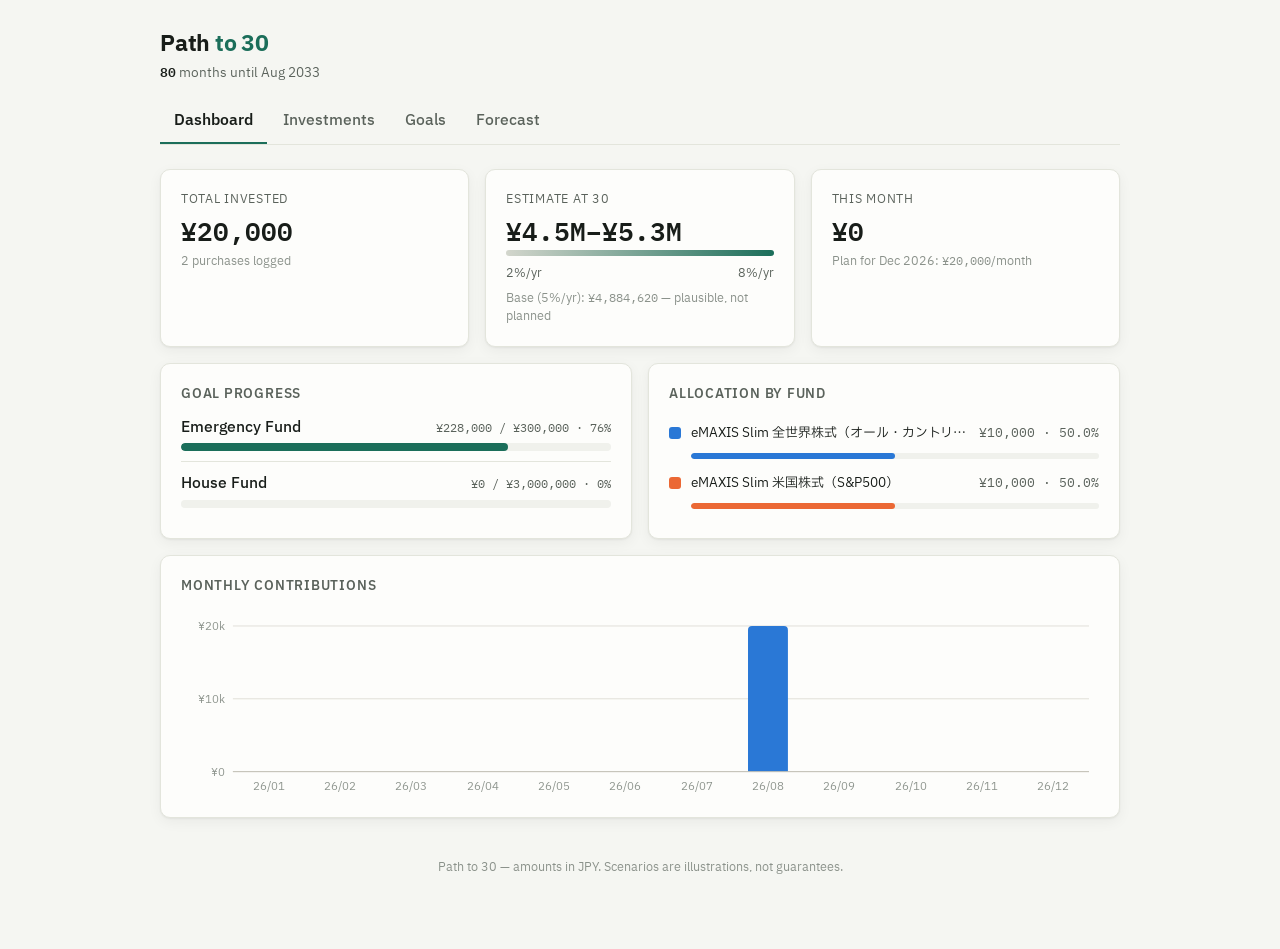
<file: path-to-30/index.html>
<!doctype html>
<html lang="en">
<head>
<meta charset="utf-8">
<meta name="viewport" content="width=device-width, initial-scale=1">
<title>Path to 30</title>
<link rel="preconnect" href="https://fonts.googleapis.com">
<link rel="stylesheet" href="https://fonts.googleapis.com/css2?family=IBM+Plex+Sans+JP:wght@400;500;600;700&family=IBM+Plex+Mono:wght@400;500;600&display=swap">
<style id="p30-style">
:root{
  color-scheme:light;
  --bg:#f5f6f2; --surface:#fdfdfb; --surface-2:#f0f1ec;
  --ink:#181d19; --ink-2:#5a625b; --ink-3:#8b928b;
  --line:#e3e5dc; --line-2:#d3d6cc;
  --accent:#1b6e5a; --accent-ink:#ffffff; --accent-soft:#e0ede8;
  --good:#0ca30c; --warn:#c98500;
  --s1:#2a78d6; --s2:#eb6834; --s3:#1baf7a; --s4:#eda100;
  --s5:#e87ba4; --s6:#008300; --s7:#4a3aa7; --s8:#e34948;
  --grid:#e1e0d9; --axis:#c3c2b7;
  --shadow:0 1px 2px rgba(20,25,20,.05),0 4px 14px rgba(20,25,20,.05);
}
@media (prefers-color-scheme: dark){
  :root:not([data-theme="light"]){
    color-scheme:dark;
    --bg:#0f1211; --surface:#171b19; --surface-2:#1e2320;
    --ink:#f0f2ee; --ink-2:#a7aea7; --ink-3:#767d76;
    --line:#272c29; --line-2:#343a36;
    --accent:#48b795; --accent-ink:#0c1512; --accent-soft:#1d312a;
    --good:#3fbf6f; --warn:#e0a33a;
    --s1:#3987e5; --s2:#d95926; --s3:#199e70; --s4:#c98500;
    --s5:#d55181; --s6:#008300; --s7:#9085e9; --s8:#e66767;
    --grid:#2c2c2a; --axis:#383835;
    --shadow:0 1px 2px rgba(0,0,0,.3),0 4px 14px rgba(0,0,0,.25);
  }
}
:root[data-theme="dark"]{
  color-scheme:dark;
  --bg:#0f1211; --surface:#171b19; --surface-2:#1e2320;
  --ink:#f0f2ee; --ink-2:#a7aea7; --ink-3:#767d76;
  --line:#272c29; --line-2:#343a36;
  --accent:#48b795; --accent-ink:#0c1512; --accent-soft:#1d312a;
  --good:#3fbf6f; --warn:#e0a33a;
  --s1:#3987e5; --s2:#d95926; --s3:#199e70; --s4:#c98500;
  --s5:#d55181; --s6:#008300; --s7:#9085e9; --s8:#e66767;
  --grid:#2c2c2a; --axis:#383835;
  --shadow:0 1px 2px rgba(0,0,0,.3),0 4px 14px rgba(0,0,0,.25);
}
*,*::before,*::after{box-sizing:border-box}
html,body{margin:0;padding:0}
body{
  background:var(--bg); color:var(--ink);
  font-family:"IBM Plex Sans JP",system-ui,-apple-system,"Segoe UI",sans-serif;
  font-size:15px; line-height:1.55;
  -webkit-font-smoothing:antialiased;
}
.num{font-family:"IBM Plex Mono",ui-monospace,SFMono-Regular,Menlo,monospace;font-variant-numeric:tabular-nums}
.wrap{max-width:1000px;margin:0 auto;padding:0 20px 72px}
header.site{display:flex;align-items:baseline;justify-content:space-between;gap:16px;flex-wrap:wrap;padding:28px 0 6px}
.wordmark{font-size:22px;font-weight:700;letter-spacing:-.01em;margin:0}
.wordmark .to30{color:var(--accent)}
.countdown{font-size:13px;color:var(--ink-2)}
.countdown b{color:var(--ink);font-weight:600}
.savechip{font-size:12px;color:var(--ink-3);min-height:18px}
.savechip.busy{color:var(--warn)}
.savechip.ok{color:var(--good)}
nav.tabs{display:flex;gap:2px;border-bottom:1px solid var(--line);margin:10px 0 24px;overflow-x:auto}
nav.tabs button{
  appearance:none;background:none;border:none;border-bottom:2px solid transparent;
  padding:10px 14px;font:inherit;font-weight:500;color:var(--ink-2);cursor:pointer;white-space:nowrap;
}
nav.tabs button:hover{color:var(--ink)}
nav.tabs button[aria-selected="true"]{color:var(--ink);border-bottom-color:var(--accent);font-weight:600}
nav.tabs button:focus-visible,button:focus-visible,input:focus-visible{outline:2px solid var(--accent);outline-offset:2px;border-radius:4px}
h2{font-size:16px;font-weight:600;margin:0 0 4px}
h3{font-size:13px;font-weight:600;text-transform:uppercase;letter-spacing:.06em;color:var(--ink-2);margin:0 0 12px}
.sub{font-size:13px;color:var(--ink-2);margin:0 0 16px}
.card{background:var(--surface);border:1px solid var(--line);border-radius:10px;padding:20px;box-shadow:var(--shadow)}
.grid{display:grid;gap:16px}
.grid.cols3{grid-template-columns:repeat(3,1fr)}
.grid.cols2{grid-template-columns:repeat(2,1fr)}
@media (max-width:760px){.grid.cols3,.grid.cols2{grid-template-columns:1fr}}
.stack{display:flex;flex-direction:column;gap:16px}
.tile .label{font-size:12px;text-transform:uppercase;letter-spacing:.06em;color:var(--ink-2);margin-bottom:6px}
.tile .value{font-size:26px;font-weight:600;line-height:1.2}
.tile .hint{font-size:12px;color:var(--ink-3);margin-top:6px}
.range-lohi{display:flex;justify-content:space-between;font-size:12px;color:var(--ink-2);margin-top:8px}
.rangebar{height:6px;border-radius:3px;background:linear-gradient(90deg,var(--line-2),var(--accent));margin-top:4px}
.goalrow{display:flex;flex-direction:column;gap:4px;padding:10px 0;border-top:1px solid var(--line)}
.goalrow:first-of-type{border-top:none;padding-top:0}
.goalrow .top{display:flex;justify-content:space-between;gap:10px;align-items:baseline}
.goalrow .name{font-weight:500}
.goalrow .pct{font-size:12px;color:var(--ink-2)}
.track{height:8px;background:var(--surface-2);border-radius:4px;overflow:hidden}
.fill{height:100%;background:var(--accent);border-radius:4px}
.fill.over{background:var(--good)}
.alloc-row{display:grid;grid-template-columns:12px 1fr auto;gap:10px;align-items:center;padding:7px 0}
.alloc-row .sw{width:12px;height:12px;border-radius:3px}
.alloc-row .nm{min-width:0;overflow:hidden;text-overflow:ellipsis;white-space:nowrap;font-size:13px}
.alloc-row .amt{font-size:13px;color:var(--ink-2)}
.alloc-bar{grid-column:2/4;height:6px;background:var(--surface-2);border-radius:3px;overflow:hidden}
.alloc-bar i{display:block;height:100%;border-radius:3px}
table{width:100%;border-collapse:collapse;font-size:14px}
th{font-size:12px;text-transform:uppercase;letter-spacing:.05em;color:var(--ink-2);font-weight:600;text-align:left;padding:8px 10px;border-bottom:1px solid var(--line-2)}
td{padding:9px 10px;border-bottom:1px solid var(--line);vertical-align:middle}
tr:last-child td{border-bottom:none}
td.r,th.r{text-align:right}
.tablewrap{overflow-x:auto}
.muted{color:var(--ink-3)}
.btn{
  appearance:none;border:1px solid var(--line-2);background:var(--surface);color:var(--ink);
  font:inherit;font-weight:500;font-size:14px;border-radius:8px;padding:8px 14px;cursor:pointer;
}
.btn:hover{border-color:var(--accent);color:var(--accent)}
.btn.primary{background:var(--accent);border-color:var(--accent);color:var(--accent-ink)}
.btn.primary:hover{filter:brightness(1.06);color:var(--accent-ink)}
.btn.tiny{font-size:12px;padding:4px 9px;border-radius:6px}
.btn.danger-armed{border-color:var(--s8);color:var(--s8)}
input,select{
  font:inherit;color:var(--ink);background:var(--surface);
  border:1px solid var(--line-2);border-radius:8px;padding:8px 10px;max-width:100%;
}
input[type=number]{font-family:"IBM Plex Mono",ui-monospace,monospace;font-variant-numeric:tabular-nums}
label.f{display:flex;flex-direction:column;gap:4px;font-size:12px;color:var(--ink-2);font-weight:500}
.formrow{display:flex;gap:12px;flex-wrap:wrap;align-items:flex-end}
.formrow .grow{flex:1 1 220px}
.chart{width:100%;display:block}
.chart text{font-family:"IBM Plex Sans JP",system-ui,sans-serif}
.legend{display:flex;gap:16px;flex-wrap:wrap;font-size:12px;color:var(--ink-2);margin-bottom:10px}
.legend .it{display:flex;align-items:center;gap:6px}
.legend .sw{width:14px;height:3px;border-radius:2px}
.tooltip{
  position:fixed;z-index:10;pointer-events:none;background:var(--surface);border:1px solid var(--line-2);
  border-radius:8px;padding:8px 10px;font-size:12px;box-shadow:var(--shadow);display:none;max-width:260px;
}
.tooltip .tt-t{font-weight:600;margin-bottom:3px}
.tooltip .tt-r{display:flex;justify-content:space-between;gap:14px}
.tooltip .tt-r .k{display:flex;align-items:center;gap:5px;color:var(--ink-2)}
.tooltip .sw{width:9px;height:9px;border-radius:2px;display:inline-block}
.note{font-size:12.5px;color:var(--ink-2);background:var(--surface-2);border-radius:8px;padding:10px 12px;margin-top:14px}
.note b{color:var(--ink)}
.stageuntil{font-size:12px;color:var(--ink-3)}
.empty{color:var(--ink-3);font-size:13px;padding:14px 0;text-align:center}
footer.site{margin-top:40px;font-size:12px;color:var(--ink-3);text-align:center}
@media (prefers-reduced-motion:no-preference){
  .fill,.alloc-bar i{transition:width .4s ease}
}
</style>
</head>
<body>

<div id="app" class="wrap"></div>
<div id="tt" class="tooltip" role="status"></div>

<script type="application/json" id="p30-state">{"seed":true}</script>
<script id="p30-app">
(function(){
"use strict";
/* ---------- state ---------- */
var SEED = {
  v:1, updatedAt:0,
  targetMonth:"2033-08",
  rates:{low:2, base:5, high:8},
  stages:[
    {id:"st1", label:"Student", monthly:20000, until:"2028-03"},
    {id:"st2", label:"After graduation", monthly:60000, until:null}
  ],
  goals:[
    {id:"g1", name:"Emergency Fund", target:300000, current:228000},
    {id:"g2", name:"House Fund", target:3000000, current:0}
  ],
  investments:[
    {id:"i1", date:"2026-08-08", fund:"eMAXIS Slim 全世界株式（オール・カントリー）", amount:10000},
    {id:"i2", date:"2026-08-08", fund:"eMAXIS Slim 米国株式（S&P500）", amount:10000}
  ]
};
var LSKEY="path-to-30:v1";
var state=null, artifactNS=null, artifactTried=false, canPublish=true;
var activeTab=(function(){try{return sessionStorage.getItem("p30-tab")||"dash"}catch(e){return "dash"}})();
var saveTimer=null, armedDelete=null, armTimer=null;

function loadState(){
  var embedded=null, local=null;
  try{ embedded=JSON.parse(document.getElementById("p30-state").textContent); }catch(e){}
  if(embedded && embedded.seed) embedded=null;
  try{ var raw=localStorage.getItem(LSKEY); if(raw) local=JSON.parse(raw); }catch(e){}
  if(embedded && local) return (local.updatedAt>embedded.updatedAt)? local : embedded;
  return embedded || local || JSON.parse(JSON.stringify(SEED));
}

function save(){
  state.updatedAt=Date.now();
  try{ localStorage.setItem(LSKEY, JSON.stringify(state)); }catch(e){}
  scheduleSaveChip("busy");
  if(saveTimer) clearTimeout(saveTimer);
  saveTimer=setTimeout(publishState, 2000);
}

function scheduleSaveChip(mode){
  var el=document.getElementById("savechip"); if(!el) return;
  if(mode==="busy"){ el.textContent="Saving…"; el.className="savechip busy"; }
  else if(mode==="ok"){ el.textContent="Saved"; el.className="savechip ok";
    setTimeout(function(){ if(el.textContent==="Saved"){el.textContent="";el.className="savechip";} },2500); }
  else { el.textContent=mode||""; el.className="savechip"; }
}

function buildDoc(s){
  var style=document.getElementById("p30-style").textContent;
  var app=document.getElementById("p30-app").textContent;
  var json=JSON.stringify(s).replace(/</g,"\\u003c");
  var SC="script";
  return "<!doctype html>\n<html lang=\"en\">\n<head>\n<meta charset=\"utf-8\">\n<meta name=\"viewport\" content=\"width=device-width, initial-scale=1\">\n<title>Path to 30</title>\n<link rel=\"preconnect\" href=\"https://fonts.googleapis.com\">\n<link rel=\"stylesheet\" href=\"https://fonts.googleapis.com/css2?family=IBM+Plex+Sans+JP:wght@400;500;600;700&family=IBM+Plex+Mono:wght@400;500;600&display=swap\">\n<style id=\"p30-style\">"+style+"</style>\n</head>\n<body>\n<div id=\"app\" class=\"wrap\"></div>\n<div id=\"tt\" class=\"tooltip\" role=\"status\"></div>\n<"+SC+" type=\"application/json\" id=\"p30-state\">"+json+"</"+SC+">\n<"+SC+" id=\"p30-app\">"+app+"</"+SC+">\n</body>\n</html>";
}

function publishState(){
  saveTimer=null;
  if(!canPublish){ scheduleSaveChip("ok"); return; }
  ensureArtifact().then(function(ns){
    if(!ns){ scheduleSaveChip("ok"); return; }
    try{ sessionStorage.setItem("p30-tab", activeTab); }catch(e){}
    ns.publish(buildDoc(state)).then(function(){
      scheduleSaveChip("ok"); /* view reloads */
    }).catch(function(err){
      var code=err&&err.code;
      if(code==="conflict"){ /* shell reloads to winner */ return; }
      if(code==="not_writer"||code==="not_granted"||code==="not_declared"||code==="capability_disabled"||code==="capability_removed"){
        canPublish=false; scheduleSaveChip("Saved on this device only");
        return;
      }
      if(code==="rate_limited"){ saveTimer=setTimeout(publishState,15000); return; }
      scheduleSaveChip("Saved on this device only");
    });
  });
}

function ensureArtifact(){
  if(artifactTried) return Promise.resolve(artifactNS);
  artifactTried=true;
  if(typeof window.claude==="undefined" || typeof window.claude.use!=="function"){
    artifactNS=null; return Promise.resolve(null);
  }
  return window.claude.use("artifact").then(function(ns){ artifactNS=ns||null; return artifactNS; })
    .catch(function(){ artifactNS=null; return null; });
}

/* ---------- helpers ---------- */
function uid(){ return "x"+Math.random().toString(36).slice(2,10); }
function esc(s){ return String(s).replace(/[&<>"']/g,function(c){return {"&":"&amp;","<":"&lt;",">":"&gt;","\"":"&quot;","'":"&#39;"}[c];}); }
function yen(n){ return "¥"+Math.round(n).toLocaleString("ja-JP"); }
function yenCompact(n){
  var a=Math.abs(n);
  if(a>=1e6) return "¥"+(n/1e6).toFixed(n%1e6===0?0:1)+"M";
  if(a>=1e3) return "¥"+Math.round(n/1e3)+"k";
  return "¥"+Math.round(n);
}
function ymNow(){ var d=new Date(); return d.getFullYear()+"-"+String(d.getMonth()+1).padStart(2,"0"); }
function ymAdd(ym,k){ var p=ym.split("-"),y=+p[0],m=+p[1]-1+k; return (y+Math.floor(m/12))+"-"+String((m%12+12)%12+1).padStart(2,"0"); }
function ymDiff(a,b){ var pa=a.split("-"),pb=b.split("-"); return (+pb[0]-+pa[0])*12+(+pb[1]-+pa[1]); }
function ymLabel(ym){ var p=ym.split("-"); return p[0]+"/"+p[1]; }
function monthName(ym){ var p=ym.split("-"); return ["Jan","Feb","Mar","Apr","May","Jun","Jul","Aug","Sep","Oct","Nov","Dec"][+p[1]-1]+" "+p[0]; }
function todayISO(){ var d=new Date(); return d.getFullYear()+"-"+String(d.getMonth()+1).padStart(2,"0")+"-"+String(d.getDate()).padStart(2,"0"); }
var SERIES=["--s1","--s2","--s3","--s4","--s5","--s6","--s7","--s8"];
function seriesColor(i){ return "var("+SERIES[i%8]+")"; }

/* ---------- derived data ---------- */
function totalInvested(){ return state.investments.reduce(function(s,x){return s+(+x.amount||0)},0); }
function byFund(){
  var m={}; state.investments.forEach(function(x){ m[x.fund]=(m[x.fund]||0)+(+x.amount||0); });
  var arr=Object.keys(m).map(function(k){return {fund:k,amount:m[k]}});
  arr.sort(function(a,b){return b.amount-a.amount});
  if(arr.length>8){
    var rest=arr.slice(7).reduce(function(s,x){return s+x.amount},0);
    arr=arr.slice(0,7); arr.push({fund:"Other",amount:rest});
  }
  return arr;
}
function byMonth(){
  var m={}; state.investments.forEach(function(x){ var ym=(x.date||"").slice(0,7); if(ym) m[ym]=(m[ym]||0)+(+x.amount||0); });
  return m;
}
function fundNames(){
  var s=[]; state.investments.forEach(function(x){ if(s.indexOf(x.fund)<0) s.push(x.fund); }); return s;
}
function monthlyFor(ym){
  var stages=state.stages;
  for(var i=0;i<stages.length;i++){
    var st=stages[i];
    if(i===stages.length-1 || !st.until) return +st.monthly||0;
    if(ymDiff(ym, st.until)>=0) return +st.monthly||0;
  }
  return 0;
}
function simulate(annualPct){
  var start=ymNow(), end=state.targetMonth;
  var n=Math.max(0, ymDiff(start,end));
  var f=Math.pow(1+annualPct/100, 1/12);
  var v=totalInvested();
  var pts=[{ym:start, value:v}];
  var ym=start;
  for(var i=0;i<n;i++){
    ym=ymAdd(ym,1);
    v=v*f + monthlyFor(ym);
    pts.push({ym:ym, value:v});
  }
  return pts;
}
function yearRows(){
  var rows=[], sims={low:simulate(state.rates.low), base:simulate(state.rates.base), high:simulate(state.rates.high)};
  var end=state.targetMonth;
  var map=function(pts){ var m={}; pts.forEach(function(p){ m[p.ym]=p.value; }); return m; };
  var ml=map(sims.low), mb=map(sims.base), mh=map(sims.high);
  var seen={};
  sims.base.forEach(function(p){
    var y=p.ym.slice(0,4);
    var isDec=p.ym.slice(5)==="12", isEnd=p.ym===end;
    if((isDec||isEnd) && !seen[y+(isEnd?"e":"")]){
      seen[y+(isEnd?"e":"")]=1;
      rows.push({label:isEnd?monthName(p.ym)+" (age 30)":"End of "+y, ym:p.ym, low:ml[p.ym], base:mb[p.ym], high:mh[p.ym]});
    }
  });
  var out=[],k={}; rows.forEach(function(r){ if(!k[r.ym]){k[r.ym]=1;out.push(r);} });
  return out;
}

/* ---------- rendering ---------- */
var app=document.getElementById("app");
function render(){
  var months=Math.max(0,ymDiff(ymNow(), state.targetMonth));
  var html="";
  html+='<header class="site"><div><h1 class="wordmark">Path <span class="to30">to 30</span></h1>'+
    '<div class="countdown"><b class="num">'+months+'</b> months until '+esc(monthName(state.targetMonth))+' <span id="savechip" class="savechip"></span></div></div>'+
    '</header>';
  html+='<nav class="tabs" role="tablist">'+
    tabBtn("dash","Dashboard")+tabBtn("inv","Investments")+tabBtn("goals","Goals")+tabBtn("fc","Forecast")+'</nav>';
  if(activeTab==="dash") html+=viewDash();
  else if(activeTab==="inv") html+=viewInvest();
  else if(activeTab==="goals") html+=viewGoals();
  else html+=viewForecast();
  html+='<footer class="site">Path to 30 — amounts in JPY. Scenarios are illustrations, not guarantees.</footer>';
  app.innerHTML=html;
  bind();
}
function tabBtn(id,label){
  return '<button role="tab" aria-selected="'+(activeTab===id)+'" data-tab="'+id+'">'+label+'</button>';
}

/* ----- dashboard ----- */
function viewDash(){
  var inv=totalInvested();
  var lo=simulate(state.rates.low), hi=simulate(state.rates.high), base=simulate(state.rates.base);
  var vlo=lo[lo.length-1].value, vhi=hi[hi.length-1].value, vb=base[base.length-1].value;
  var thisMonth=byMonth()[ymNow()]||0;
  var h='<div class="stack">';
  h+='<div class="grid cols3">';
  h+='<div class="card tile"><div class="label">Total invested</div><div class="value num">'+yen(inv)+'</div>'+
     '<div class="hint">'+state.investments.length+' purchase'+(state.investments.length===1?"":"s")+' logged</div></div>';
  h+='<div class="card tile"><div class="label">Estimate at 30</div><div class="value num">'+yenCompact(vlo)+'–'+yenCompact(vhi)+'</div>'+
     '<div class="rangebar"></div><div class="range-lohi"><span>'+state.rates.low+'%/yr</span><span>'+state.rates.high+'%/yr</span></div>'+
     '<div class="hint">Base ('+state.rates.base+'%/yr): <span class="num">'+yen(vb)+'</span> — plausible, not planned</div></div>';
  h+='<div class="card tile"><div class="label">This month</div><div class="value num">'+yen(thisMonth)+'</div>'+
     '<div class="hint">Plan for '+esc(monthName(ymNow()))+': <span class="num">'+yen(monthlyFor(ymNow()))+'</span>/month</div></div>';
  h+='</div>';

  h+='<div class="grid cols2">';
  /* goals mini */
  h+='<div class="card"><h3>Goal progress</h3>';
  if(state.goals.length===0) h+='<div class="empty">No goals yet — add some in the Goals tab.</div>';
  state.goals.forEach(function(g){
    var pct=g.target>0? Math.min(100, g.current/g.target*100):0;
    h+='<div class="goalrow"><div class="top"><span class="name">'+esc(g.name)+'</span>'+
       '<span class="pct num">'+yen(g.current)+' / '+yen(g.target)+' · '+Math.round(pct)+'%</span></div>'+
       '<div class="track"><div class="fill'+(pct>=100?" over":"")+'" style="width:'+pct+'%"></div></div></div>';
  });
  h+='</div>';
  /* allocation */
  h+='<div class="card"><h3>Allocation by fund</h3>';
  var alloc=byFund(), tot=totalInvested();
  if(alloc.length===0) h+='<div class="empty">Log a purchase to see allocation.</div>';
  alloc.forEach(function(a,i){
    var pct=tot>0? a.amount/tot*100:0;
    h+='<div class="alloc-row"><span class="sw" style="background:'+seriesColor(i)+'"></span>'+
       '<span class="nm" title="'+esc(a.fund)+'">'+esc(a.fund)+'</span>'+
       '<span class="amt num">'+yen(a.amount)+' · '+pct.toFixed(1)+'%</span>'+
       '<div class="alloc-bar"><i style="width:'+pct+'%;background:'+seriesColor(i)+'"></i></div></div>';
  });
  h+='</div></div>';

  /* monthly history */
  h+='<div class="card"><h3>Monthly contributions</h3>'+monthlyChart()+'</div>';
  h+='</div>';
  return h;
}

function monthlyChart(){
  var m=byMonth(), now=ymNow();
  var months=[]; for(var i=11;i>=0;i--) months.push(ymAdd(now,-i));
  var vals=months.map(function(ym){return m[ym]||0});
  var max=Math.max.apply(null, vals.concat([1]));
  var W=920,H=190,padL=52,padR=10,padT=18,padB=26;
  var iw=(W-padL-padR)/months.length;
  var bw=Math.min(40, iw*0.6);
  var svg='<svg class="chart" viewBox="0 0 '+W+' '+H+'" role="img" aria-label="Monthly contributions, last 12 months">';
  /* gridlines */
  for(var g=0; g<=2; g++){
    var val=max*g/2, y=H-padB-(H-padT-padB)*g/2;
    svg+='<line x1="'+padL+'" x2="'+(W-padR)+'" y1="'+y+'" y2="'+y+'" stroke="var(--grid)" stroke-width="1"/>';
    svg+='<text x="'+(padL-8)+'" y="'+(y+4)+'" text-anchor="end" font-size="11" fill="var(--ink-3)">'+yenCompact(val)+'</text>';
  }
  months.forEach(function(ym,i){
    var v=vals[i];
    var x=padL+iw*i+(iw-bw)/2;
    var bh=(H-padT-padB)*(v/max);
    var y=H-padB-bh;
    if(v>0){
      var r=Math.min(4,bh);
      svg+='<path d="M'+x+' '+(H-padB)+' L'+x+' '+(y+r)+' Q'+x+' '+y+' '+(x+r)+' '+y+' L'+(x+bw-r)+' '+y+' Q'+(x+bw)+' '+y+' '+(x+bw)+' '+(y+r)+' L'+(x+bw)+' '+(H-padB)+' Z" fill="var(--s1)"/>';
    }
    svg+='<text x="'+(padL+iw*i+iw/2)+'" y="'+(H-8)+'" text-anchor="middle" font-size="11" fill="var(--ink-3)">'+ymLabel(ym).slice(2)+'</text>';
    svg+='<rect data-tt="'+esc(monthName(ym))+'|'+yen(v)+'" x="'+(padL+iw*i)+'" y="'+padT+'" width="'+iw+'" height="'+(H-padT-padB)+'" fill="transparent"/>';
  });
  svg+='<line x1="'+padL+'" x2="'+(W-padR)+'" y1="'+(H-padB)+'" y2="'+(H-padB)+'" stroke="var(--axis)" stroke-width="1"/>';
  svg+='</svg>';
  return svg;
}

/* ----- investments ----- */
function viewInvest(){
  var h='<div class="stack">';
  h+='<div class="card"><h3>Log a purchase</h3><form id="addform" class="formrow">'+
    '<label class="f">Date<input required type="date" name="date" value="'+todayISO()+'"></label>'+
    '<label class="f grow">Fund<input required type="text" name="fund" list="funds" placeholder="e.g. eMAXIS Slim 全世界株式" autocomplete="off"></label>'+
    '<label class="f">Amount (¥)<input required type="number" name="amount" min="1" step="1" placeholder="10000" style="width:130px"></label>'+
    '<button class="btn primary" type="submit">Add</button></form>'+
    '<datalist id="funds">'+fundNames().map(function(f){return '<option value="'+esc(f)+'">'}).join("")+'</datalist></div>';

  h+='<div class="card"><h3>Ledger</h3><div class="tablewrap"><table><thead><tr><th>Date</th><th>Fund</th><th class="r">Amount</th><th></th></tr></thead><tbody>';
  var inv=state.investments.slice().sort(function(a,b){ return a.date<b.date?1:(a.date>b.date?-1:0); });
  if(inv.length===0) h+='<tr><td colspan="4" class="empty">Nothing logged yet.</td></tr>';
  inv.forEach(function(x){
    var armed = armedDelete==="inv:"+x.id;
    h+='<tr><td class="num muted">'+esc(x.date)+'</td><td>'+esc(x.fund)+'</td><td class="r num">'+yen(x.amount)+'</td>'+
       '<td class="r"><button class="btn tiny'+(armed?' danger-armed':'')+'" data-del-inv="'+x.id+'">'+(armed?"Sure?":"Delete")+'</button></td></tr>';
  });
  h+='</tbody></table></div></div>';

  var m=byMonth(); var keys=Object.keys(m).sort().reverse();
  h+='<div class="card"><h3>Monthly summary</h3><div class="tablewrap"><table><thead><tr><th>Month</th><th class="r">Total</th><th class="r">Purchases</th></tr></thead><tbody>';
  if(keys.length===0) h+='<tr><td colspan="3" class="empty">—</td></tr>';
  keys.forEach(function(ym){
    var count=state.investments.filter(function(x){return (x.date||"").slice(0,7)===ym}).length;
    h+='<tr><td>'+esc(monthName(ym))+'</td><td class="r num">'+yen(m[ym])+'</td><td class="r num">'+count+'</td></tr>';
  });
  h+='</tbody></table></div></div>';
  h+='</div>';
  return h;
}

/* ----- goals ----- */
function viewGoals(){
  var h='<div class="stack">';
  state.goals.forEach(function(g){
    var pct=g.target>0? Math.min(100,g.current/g.target*100):0;
    var armed=armedDelete==="goal:"+g.id;
    h+='<div class="card"><div class="formrow" style="justify-content:space-between">'+
      '<label class="f grow">Goal name<input type="text" data-goal="'+g.id+'" data-k="name" value="'+esc(g.name)+'"></label>'+
      '<label class="f">Current (¥)<input type="number" min="0" step="1" style="width:140px" data-goal="'+g.id+'" data-k="current" value="'+(+g.current||0)+'"></label>'+
      '<label class="f">Target (¥)<input type="number" min="1" step="1" style="width:140px" data-goal="'+g.id+'" data-k="target" value="'+(+g.target||0)+'"></label>'+
      '<button class="btn tiny'+(armed?' danger-armed':'')+'" data-del-goal="'+g.id+'">'+(armed?"Sure?":"Delete")+'</button></div>'+
      '<div style="margin-top:14px"><div class="track"><div class="fill'+(pct>=100?" over":"")+'" style="width:'+pct+'%"></div></div>'+
      '<div class="range-lohi"><span class="num">'+yen(g.current)+'</span><span class="num">'+Math.round(pct)+'% of '+yen(g.target)+'</span></div></div></div>';
  });
  h+='<div><button class="btn" id="addgoal">+ Add a goal</button></div>';
  h+='</div>';
  return h;
}

/* ----- forecast ----- */
function viewForecast(){
  var h='<div class="stack">';
  h+='<div class="card"><h3>Life stages</h3><p class="sub">How much you expect to invest per month, stage by stage. The last stage runs until your target month.</p>';
  h+='<div class="tablewrap"><table><thead><tr><th>Stage</th><th class="r">¥ / month</th><th>Until</th><th></th></tr></thead><tbody>';
  state.stages.forEach(function(st,i){
    var last=i===state.stages.length-1;
    var armed=armedDelete==="stage:"+st.id;
    h+='<tr><td><input type="text" data-stage="'+st.id+'" data-k="label" value="'+esc(st.label)+'" style="min-width:140px"></td>'+
      '<td class="r"><input type="number" min="0" step="1000" style="width:120px" data-stage="'+st.id+'" data-k="monthly" value="'+(+st.monthly||0)+'"></td>'+
      '<td>'+(last?'<span class="stageuntil">target ('+esc(ymLabel(state.targetMonth))+')</span>'
              :'<input type="month" data-stage="'+st.id+'" data-k="until" value="'+esc(st.until||"")+'">')+'</td>'+
      '<td class="r">'+(state.stages.length>1?'<button class="btn tiny'+(armed?' danger-armed':'')+'" data-del-stage="'+st.id+'">'+(armed?"Sure?":"Delete")+'</button>':'')+'</td></tr>';
  });
  h+='</tbody></table></div>';
  h+='<div class="formrow" style="margin-top:14px"><button class="btn" id="addstage">+ Add a stage</button>'+
     '<label class="f" style="margin-left:auto">I turn 30 in<input type="month" id="targetmonth" value="'+esc(state.targetMonth)+'"></label></div></div>';

  h+='<div class="card"><h3>Scenario rates (% per year)</h3><div class="formrow">'+
    '<label class="f">Pessimistic<input type="number" step="0.5" style="width:100px" data-rate="low" value="'+state.rates.low+'"></label>'+
    '<label class="f">Base<input type="number" step="0.5" style="width:100px" data-rate="base" value="'+state.rates.base+'"></label>'+
    '<label class="f">Optimistic<input type="number" step="0.5" style="width:100px" data-rate="high" value="'+state.rates.high+'"></label>'+
    '</div><div class="note">Over a horizon this long, ending near the <b>pessimistic</b> line is entirely possible. Treat the base line as plausible — not planned.</div></div>';

  h+='<div class="card"><h3>Projection to '+esc(monthName(state.targetMonth))+'</h3>'+forecastChart()+'</div>';

  var rows=yearRows();
  h+='<div class="card"><h3>Year by year</h3><div class="tablewrap"><table><thead><tr><th>Point</th>'+
     '<th class="r">'+state.rates.low+'%/yr</th><th class="r">'+state.rates.base+'%/yr</th><th class="r">'+state.rates.high+'%/yr</th></tr></thead><tbody>';
  rows.forEach(function(r){
    h+='<tr><td>'+esc(r.label)+'</td><td class="r num">'+yen(r.low)+'</td><td class="r num">'+yen(r.base)+'</td><td class="r num">'+yen(r.high)+'</td></tr>';
  });
  h+='</tbody></table></div></div>';
  h+='</div>';
  return h;
}

function forecastChart(){
  var sims=[
    {key:"low",  name:state.rates.low+"%",  color:"var(--s2)", pts:simulate(state.rates.low)},
    {key:"base", name:state.rates.base+"%", color:"var(--s1)", pts:simulate(state.rates.base)},
    {key:"high", name:state.rates.high+"%", color:"var(--s3)", pts:simulate(state.rates.high)}
  ];
  var n=sims[0].pts.length;
  if(n<2) return '<div class="empty">Target month is in the past — set a future month above.</div>';
  var max=0; sims.forEach(function(s){ max=Math.max(max, s.pts[s.pts.length-1].value); });
  max=max*1.06||1;
  var W=920,H=300,padL=60,padR=64,padT=16,padB=28;
  function X(i){ return padL+(W-padL-padR)*i/(n-1); }
  function Y(v){ return H-padB-(H-padT-padB)*v/max; }
  var svg='<div class="legend">'+sims.map(function(s){
    return '<span class="it"><span class="sw" style="background:'+s.color+'"></span>'+esc(s.name)+' per year</span>';
  }).join("")+'</div>';
  svg+='<svg class="chart" id="fchart" viewBox="0 0 '+W+' '+H+'" role="img" aria-label="Projected value under three growth scenarios">';
  for(var g=0;g<=3;g++){
    var val=max*g/3, y=Y(val);
    svg+='<line x1="'+padL+'" x2="'+(W-padR)+'" y1="'+y+'" y2="'+y+'" stroke="var(--grid)" stroke-width="1"/>';
    svg+='<text x="'+(padL-8)+'" y="'+(y+4)+'" text-anchor="end" font-size="11" fill="var(--ink-3)">'+yenCompact(val)+'</text>';
  }
  /* x labels: each January */
  for(var i=0;i<n;i++){
    var ym=sims[0].pts[i].ym;
    if(ym.slice(5)==="01"||i===0){
      svg+='<text x="'+X(i)+'" y="'+(H-8)+'" text-anchor="middle" font-size="11" fill="var(--ink-3)">'+ym.slice(0,4)+'</text>';
    }
  }
  sims.forEach(function(s){
    var d=s.pts.map(function(p,i){ return (i===0?"M":"L")+X(i).toFixed(1)+" "+Y(p.value).toFixed(1); }).join("");
    svg+='<path d="'+d+'" fill="none" stroke="'+s.color+'" stroke-width="2" stroke-linejoin="round"/>';
    var lastY=Y(s.pts[n-1].value);
    svg+='<circle cx="'+X(n-1)+'" cy="'+lastY+'" r="3.5" fill="'+s.color+'"/>';
    svg+='<text x="'+(W-padR+8)+'" y="'+(lastY+4)+'" font-size="11" font-weight="600" fill="var(--ink-2)">'+esc(s.name)+'</text>';
  });
  svg+='<line x1="'+padL+'" x2="'+(W-padR)+'" y1="'+(H-padB)+'" y2="'+(H-padB)+'" stroke="var(--axis)" stroke-width="1"/>';
  svg+='<line id="fcx" x1="0" x2="0" y1="'+padT+'" y2="'+(H-padB)+'" stroke="var(--axis)" stroke-width="1" opacity="0"/>';
  svg+='<rect id="fhover" x="'+padL+'" y="'+padT+'" width="'+(W-padL-padR)+'" height="'+(H-padT-padB)+'" fill="transparent"/>';
  svg+='</svg>';
  /* stash for hover handler */
  fchartData={sims:sims,n:n,W:W,padL:padL,padR:padR};
  return svg;
}
var fchartData=null;

/* ---------- events ---------- */
function bind(){
  app.querySelectorAll("nav.tabs button").forEach(function(b){
    b.addEventListener("click",function(){
      activeTab=b.getAttribute("data-tab");
      try{ sessionStorage.setItem("p30-tab",activeTab); }catch(e){}
      armedDelete=null; render();
    });
  });
  var form=document.getElementById("addform");
  if(form) form.addEventListener("submit",function(ev){
    ev.preventDefault();
    var fd=new FormData(form);
    var fund=String(fd.get("fund")||"").trim();
    var amount=Math.round(+fd.get("amount"));
    var date=String(fd.get("date")||"");
    if(!fund||!(amount>0)||!date) return;
    state.investments.push({id:uid(), date:date, fund:fund, amount:amount});
    save(); render();
  });
  app.querySelectorAll("[data-del-inv]").forEach(function(b){ armDelete(b,"inv",b.getAttribute("data-del-inv"),function(id){
    state.investments=state.investments.filter(function(x){return x.id!==id});
  });});
  app.querySelectorAll("[data-del-goal]").forEach(function(b){ armDelete(b,"goal",b.getAttribute("data-del-goal"),function(id){
    state.goals=state.goals.filter(function(x){return x.id!==id});
  });});
  app.querySelectorAll("[data-del-stage]").forEach(function(b){ armDelete(b,"stage",b.getAttribute("data-del-stage"),function(id){
    state.stages=state.stages.filter(function(x){return x.id!==id});
    if(state.stages.length) state.stages[state.stages.length-1].until=null;
  });});
  app.querySelectorAll("[data-goal]").forEach(function(inp){
    inp.addEventListener("change",function(){
      var g=state.goals.find(function(x){return x.id===inp.getAttribute("data-goal")});
      if(!g) return;
      var k=inp.getAttribute("data-k");
      g[k]= k==="name"? inp.value.trim()||g.name : Math.max(0,Math.round(+inp.value||0));
      save(); render();
    });
  });
  app.querySelectorAll("[data-stage]").forEach(function(inp){
    inp.addEventListener("change",function(){
      var st=state.stages.find(function(x){return x.id===inp.getAttribute("data-stage")});
      if(!st) return;
      var k=inp.getAttribute("data-k");
      if(k==="label") st.label=inp.value.trim()||st.label;
      else if(k==="monthly") st.monthly=Math.max(0,Math.round(+inp.value||0));
      else if(k==="until"&&inp.value) st.until=inp.value;
      save(); render();
    });
  });
  app.querySelectorAll("[data-rate]").forEach(function(inp){
    inp.addEventListener("change",function(){
      var k=inp.getAttribute("data-rate"), v=+inp.value;
      if(isFinite(v)&&v>-50&&v<100){ state.rates[k]=v; save(); render(); }
    });
  });
  var tm=document.getElementById("targetmonth");
  if(tm) tm.addEventListener("change",function(){
    if(tm.value && ymDiff(ymNow(),tm.value)>0){ state.targetMonth=tm.value; save(); render(); }
  });
  var ag=document.getElementById("addgoal");
  if(ag) ag.addEventListener("click",function(){
    state.goals.push({id:uid(), name:"New goal", target:100000, current:0});
    save(); render();
  });
  var as=document.getElementById("addstage");
  if(as) as.addEventListener("click",function(){
    var last=state.stages[state.stages.length-1];
    if(last) last.until=ymAdd(state.targetMonth,-12);
    state.stages.push({id:uid(), label:"New stage", monthly:last?+last.monthly||0:30000, until:null});
    save(); render();
  });
  bindTooltips();
}
function armDelete(btn,kind,id,doDelete){
  btn.addEventListener("click",function(){
    var key=kind+":"+id;
    if(armedDelete===key){ armedDelete=null; if(armTimer)clearTimeout(armTimer); doDelete(id); save(); render(); }
    else{
      armedDelete=key; render();
      if(armTimer) clearTimeout(armTimer);
      armTimer=setTimeout(function(){ armedDelete=null; render(); },3000);
    }
  });
}

/* ---------- tooltips ---------- */
var tt=document.getElementById("tt");
function showTT(html,x,y){
  tt.innerHTML=html; tt.style.display="block";
  var r=tt.getBoundingClientRect();
  var left=Math.min(x+14, window.innerWidth-r.width-8);
  var top=Math.max(8, y-r.height-12);
  tt.style.left=left+"px"; tt.style.top=top+"px";
}
function hideTT(){ tt.style.display="none"; }
function bindTooltips(){
  app.querySelectorAll("[data-tt]").forEach(function(el){
    el.addEventListener("mousemove",function(ev){
      var p=el.getAttribute("data-tt").split("|");
      showTT('<div class="tt-t">'+esc(p[0])+'</div><div class="tt-r"><span class="k"><span class="sw" style="background:var(--s1)"></span>Contributed</span><span class="num">'+esc(p[1])+'</span></div>', ev.clientX, ev.clientY);
    });
    el.addEventListener("mouseleave",hideTT);
  });
  var hover=document.getElementById("fhover");
  if(hover && fchartData){
    var svg=document.getElementById("fchart"), cx=document.getElementById("fcx");
    hover.addEventListener("mousemove",function(ev){
      var d=fchartData;
      var rect=svg.getBoundingClientRect();
      var sx=(ev.clientX-rect.left)*(d.W/rect.width);
      var frac=(sx-d.padL)/(d.W-d.padL-d.padR);
      var i=Math.round(Math.max(0,Math.min(1,frac))*(d.n-1));
      var X=d.padL+(d.W-d.padL-d.padR)*i/(d.n-1);
      cx.setAttribute("x1",X); cx.setAttribute("x2",X); cx.setAttribute("opacity","1");
      var ym=d.sims[0].pts[i].ym;
      var rows=d.sims.slice().reverse().map(function(s){
        return '<div class="tt-r"><span class="k"><span class="sw" style="background:'+s.color+'"></span>'+esc(s.name)+'</span><span class="num">'+yen(s.pts[i].value)+'</span></div>';
      }).join("");
      showTT('<div class="tt-t">'+esc(monthName(ym))+'</div>'+rows, ev.clientX, ev.clientY);
    });
    hover.addEventListener("mouseleave",function(){ hideTT(); cx.setAttribute("opacity","0"); });
  }
}

/* ---------- boot ---------- */
state=loadState();
render();
ensureArtifact();
})();
</script>

</body>
</html>
</file>
<file: assets/css/style.css>
/* ============================================================
   for nann wai — stylesheet
   You probably never need to edit this file.
   To change colours, open assets/js/content.js and set `theme`.
   ============================================================ */

/* ---------- THEME 1: blush (default) — baby pink, soft and sweet ---------- */
:root,
:root[data-theme="blush"] {
  --bg:        #fff6f9;
  --bg-2:      #ffeaf1;
  --surface:   rgba(200, 60, 110, 0.052);
  --surface-2: rgba(200, 60, 110, 0.095);
  --text:      #46212f;
  --muted:     #86556a;
  --accent:    #c9375f;
  --accent-2:  #ffb3cd;
  --line:      rgba(70, 33, 47, 0.13);
  --glow:      rgba(255, 158, 195, 0.42);
  --grain-op:  0.028;
  --shadow:    0 26px 60px rgba(200, 90, 130, 0.16);
  color-scheme: light;
}

/* ---------- THEME 2: sky — baby blue ---------- */
:root[data-theme="sky"] {
  --bg:        #f4faff;
  --bg-2:      #e4f1fd;
  --surface:   rgba(30, 90, 150, 0.05);
  --surface-2: rgba(30, 90, 150, 0.09);
  --text:      #1e3247;
  --muted:     #547090;
  --accent:    #2270ae;
  --accent-2:  #a5d6f7;
  --line:      rgba(30, 50, 71, 0.13);
  --glow:      rgba(150, 205, 248, 0.45);
  --grain-op:  0.028;
  --shadow:    0 26px 60px rgba(60, 120, 180, 0.16);
  color-scheme: light;
}

/* ---------- THEME 3: lavender — soft purple ---------- */
:root[data-theme="lavender"] {
  --bg:        #faf7ff;
  --bg-2:      #f0e9fd;
  --surface:   rgba(110, 70, 180, 0.05);
  --surface-2: rgba(110, 70, 180, 0.09);
  --text:      #322349;
  --muted:     #6a5a87;
  --accent:    #7c4fd0;
  --accent-2:  #c9b2f2;
  --line:      rgba(50, 35, 73, 0.13);
  --glow:      rgba(196, 168, 248, 0.42);
  --grain-op:  0.028;
  --shadow:    0 26px 60px rgba(120, 90, 190, 0.16);
  color-scheme: light;
}

/* ---------- THEME 4: mint — soft green ---------- */
:root[data-theme="mint"] {
  --bg:        #f3fcf8;
  --bg-2:      #e2f7ee;
  --surface:   rgba(20, 110, 85, 0.05);
  --surface-2: rgba(20, 110, 85, 0.09);
  --text:      #1b3c32;
  --muted:     #4c7265;
  --accent:    #16805e;
  --accent-2:  #9adcc4;
  --line:      rgba(27, 60, 50, 0.13);
  --glow:      rgba(155, 228, 202, 0.45);
  --grain-op:  0.028;
  --shadow:    0 26px 60px rgba(50, 150, 120, 0.15);
  color-scheme: light;
}

/* ---------- THEME 5: butter — warm cream ---------- */
:root[data-theme="butter"] {
  --bg:        #fffbf1;
  --bg-2:      #fff3dc;
  --surface:   rgba(150, 105, 20, 0.055);
  --surface-2: rgba(150, 105, 20, 0.1);
  --text:      #443318;
  --muted:     #77613c;
  --accent:    #99620b;
  --accent-2:  #ffd98a;
  --line:      rgba(68, 51, 24, 0.13);
  --glow:      rgba(255, 219, 150, 0.5);
  --grain-op:  0.028;
  --shadow:    0 26px 60px rgba(170, 130, 50, 0.15);
  color-scheme: light;
}

/* ---------- THEME 6: cherry — her red, softened ---------- */
:root[data-theme="cherry"] {
  --bg:        #fff8f6;
  --bg-2:      #ffece8;
  --surface:   rgba(190, 60, 55, 0.05);
  --surface-2: rgba(190, 60, 55, 0.09);
  --text:      #3f1a18;
  --muted:     #814d47;
  --accent:    #c73448;
  --accent-2:  #ffb2a8;
  --line:      rgba(63, 26, 24, 0.13);
  --glow:      rgba(255, 178, 168, 0.42);
  --grain-op:  0.028;
  --shadow:    0 26px 60px rgba(200, 90, 80, 0.16);
  color-scheme: light;
}

/* ---------- THEME 7: midnight — soft dark, for reading at 2am ---------- */
:root[data-theme="midnight"] {
  --bg:        #14121f;
  --bg-2:      #1c1930;
  --surface:   rgba(255, 255, 255, 0.05);
  --surface-2: rgba(255, 255, 255, 0.088);
  --text:      #f0ecfa;
  --muted:     #b0a7c9;
  --accent:    #f291b8;
  --accent-2:  #a9c8f5;
  --line:      rgba(255, 255, 255, 0.13);
  --glow:      rgba(240, 145, 185, 0.22);
  --grain-op:  0.045;
  --shadow:    0 30px 70px rgba(0, 0, 0, 0.5);
  color-scheme: dark;
}

/* ============================ base ============================ */
* { box-sizing: border-box; }

html { -webkit-text-size-adjust: 100%; scroll-behavior: smooth; }

body {
  margin: 0;
  background: var(--bg);
  color: var(--text);
  font-family: "Inter", -apple-system, BlinkMacSystemFont, "Segoe UI", "Noto Serif JP", "Noto Sans Myanmar", sans-serif;
  font-size: 16px;
  line-height: 1.7;
  font-weight: 300;
  -webkit-font-smoothing: antialiased;
  overflow-x: hidden;
  transition: background 0.6s ease, color 0.6s ease;
}

body.locked { overflow: hidden; }

img { max-width: 100%; display: block; }
[hidden] { display: none !important; }

.wrap {
  width: min(1080px, calc(100% - 2.5rem));
  margin: 0 auto;
}

::selection { background: var(--accent); color: #fff; }

:focus-visible {
  outline: 2px solid var(--accent);
  outline-offset: 3px;
  border-radius: 8px;
}

/* film grain */
.grain {
  position: fixed;
  inset: -50%;
  z-index: 9999;
  pointer-events: none;
  opacity: var(--grain-op);
  background-image: url("data:image/svg+xml,%3Csvg xmlns='http://www.w3.org/2000/svg' width='200' height='200'%3E%3Cfilter id='n'%3E%3CfeTurbulence type='fractalNoise' baseFrequency='0.85' numOctaves='3'/%3E%3C/filter%3E%3Crect width='200' height='200' filter='url(%23n)'/%3E%3C/svg%3E");
  animation: grainmove 0.8s steps(4) infinite;
}
@keyframes grainmove {
  0%   { transform: translate(0, 0); }
  25%  { transform: translate(-2%, 1%); }
  50%  { transform: translate(1%, -2%); }
  75%  { transform: translate(-1%, -1%); }
  100% { transform: translate(2%, 1%); }
}

/* shared type */
.eyebrow {
  font-size: 0.7rem;
  letter-spacing: 0.34em;
  text-transform: uppercase;
  color: var(--accent);
  font-weight: 500;
  margin: 0 0 1.2rem;
}

.section-title {
  font-family: "Playfair Display", Georgia, serif;
  font-weight: 700;
  font-size: clamp(2.1rem, 6vw, 3.6rem);
  line-height: 1.06;
  letter-spacing: -0.02em;
  margin: 0 0 1rem;
}

.section-lede {
  color: var(--muted);
  max-width: 46ch;
  margin: 0 0 3rem;
  font-size: 1.02rem;
}

.section { padding: clamp(4.5rem, 11vw, 8.5rem) 0; }
.section-alt { background: var(--bg-2); }

/* scroll reveal */
.reveal {
  opacity: 0;
  transform: translateY(22px);
  transition: opacity 0.9s cubic-bezier(.22,.61,.36,1), transform 0.9s cubic-bezier(.22,.61,.36,1);
}
.reveal.in { opacity: 1; transform: none; }

/* ============================ gate ============================ */
.gate {
  position: fixed;
  inset: 0;
  z-index: 500;
  display: grid;
  place-items: center;
  padding: 2rem 1.25rem;
  background:
    radial-gradient(ellipse 80% 60% at 50% 42%, var(--glow), transparent 70%),
    var(--bg);
  text-align: center;
}

.gate-inner { max-width: 720px; animation: fadein 1.6s ease both; }
@keyframes fadein { from { opacity: 0; transform: translateY(14px); } to { opacity: 1; } }

.gate-eyebrow {
  font-size: 0.68rem;
  letter-spacing: 0.36em;
  text-transform: uppercase;
  color: var(--muted);
  margin: 0 0 1.1rem;
}

.gate-name {
  font-family: "Playfair Display", Georgia, serif;
  font-weight: 900;
  font-style: italic;
  font-size: clamp(2.8rem, 12vw, 6rem);
  line-height: 1;
  letter-spacing: -0.03em;
  margin: 0 0 2.6rem;
  color: var(--accent);
}

.countdown {
  display: flex;
  align-items: flex-start;
  justify-content: center;
  gap: clamp(0.3rem, 2vw, 1.1rem);
  margin-bottom: 2.4rem;
}

.cd-unit { min-width: clamp(52px, 15vw, 96px); }

.cd-num {
  display: block;
  font-family: "Playfair Display", Georgia, serif;
  font-weight: 500;
  font-size: clamp(2.1rem, 9vw, 4rem);
  line-height: 1;
  font-variant-numeric: tabular-nums;
  letter-spacing: -0.02em;
}

.cd-label {
  display: block;
  margin-top: 0.6rem;
  font-size: 0.6rem;
  letter-spacing: 0.24em;
  text-transform: uppercase;
  color: var(--muted);
}

.cd-sep {
  font-family: "Playfair Display", Georgia, serif;
  font-size: clamp(1.4rem, 6vw, 2.6rem);
  line-height: 1.15;
  color: var(--accent);
  opacity: 0.5;
}

.gate-note {
  color: var(--muted);
  max-width: 34ch;
  margin: 0 auto 1.6rem;
  font-size: 0.95rem;
}

.gate-sign {
  font-family: "Caveat", cursive;
  font-size: 1.3rem;
  color: var(--accent-2);
  margin: 0;
}

/* ============================ hero ============================ */
.hero {
  position: relative;
  min-height: 100svh;
  display: flex;
  flex-direction: column;
  justify-content: center;
  padding: 7rem 0 5rem;
  overflow: hidden;
}

.hero-glow {
  position: absolute;
  inset: 0;
  background: radial-gradient(ellipse 70% 55% at 22% 32%, var(--glow), transparent 68%);
  pointer-events: none;
}

.hero .wrap { position: relative; }

.hero-title {
  font-family: "Playfair Display", Georgia, serif;
  font-weight: 900;
  font-style: italic;
  font-size: clamp(3.2rem, 15vw, 9rem);
  line-height: 0.92;
  letter-spacing: -0.04em;
  margin: 0 0 1.4rem;
  transition-delay: 0.1s;
}

.hero-sub {
  font-family: "Playfair Display", Georgia, serif;
  font-size: clamp(1.1rem, 3.2vw, 1.7rem);
  font-style: italic;
  color: var(--accent);
  margin: 0 0 2.2rem;
  transition-delay: 0.2s;
}

.hero-body {
  max-width: 52ch;
  color: var(--muted);
  font-size: 1.05rem;
  transition-delay: 0.3s;
}
.hero-body p { margin: 0 0 1rem; }

.hero-nav {
  display: flex;
  flex-wrap: wrap;
  gap: 0.6rem;
  margin-top: 2.8rem;
  transition-delay: 0.4s;
}

.hero-nav a {
  color: var(--text);
  text-decoration: none;
  font-size: 0.78rem;
  letter-spacing: 0.14em;
  text-transform: uppercase;
  padding: 0.7rem 1.2rem;
  border: 1px solid var(--line);
  border-radius: 100px;
  transition: border-color 0.3s, color 0.3s, background 0.3s;
}
.hero-nav a:hover {
  border-color: var(--accent);
  color: var(--accent);
  background: var(--surface);
}

.scroll-hint {
  position: absolute;
  bottom: 2.2rem;
  left: 50%;
  transform: translateX(-50%);
  width: 1px;
  height: 46px;
  background: var(--line);
  overflow: hidden;
  transition-delay: 0.8s;
}
.scroll-hint span {
  position: absolute;
  inset: 0;
  background: var(--accent);
  animation: scrolldrop 2.4s ease-in-out infinite;
}
@keyframes scrolldrop {
  0%   { transform: translateY(-100%); }
  60%, 100% { transform: translateY(100%); }
}

/* ============================ letters ============================ */
.letter-grid {
  display: grid;
  grid-template-columns: repeat(auto-fill, minmax(250px, 1fr));
  gap: 1.1rem;
}

.letter-card {
  position: relative;
  text-align: left;
  background: var(--surface);
  border: 1px solid var(--line);
  border-radius: 18px;
  padding: 2rem 1.6rem 1.7rem;
  color: inherit;
  font: inherit;
  cursor: pointer;
  overflow: hidden;
  transition: transform 0.45s cubic-bezier(.22,.61,.36,1), border-color 0.45s, background 0.45s;
}
.letter-card::before {
  content: "";
  position: absolute;
  top: 0; left: 0;
  width: 100%;
  height: 2px;
  background: var(--accent);
  transform: scaleX(0);
  transform-origin: left;
  transition: transform 0.5s cubic-bezier(.22,.61,.36,1);
}
.letter-card:hover {
  transform: translateY(-5px);
  border-color: var(--accent);
  background: var(--surface-2);
}
.letter-card:hover::before { transform: scaleX(1); }

.lc-from {
  font-family: "Playfair Display", Georgia, serif;
  font-size: 1.5rem;
  font-weight: 700;
  margin: 0 0 0.2rem;
  line-height: 1.2;
}
.lc-role {
  font-size: 0.66rem;
  letter-spacing: 0.2em;
  text-transform: uppercase;
  color: var(--accent);
  margin: 0 0 1.1rem;
}
.lc-preview {
  color: var(--muted);
  font-size: 0.92rem;
  margin: 0 0 1.4rem;
  display: -webkit-box;
  -webkit-line-clamp: 3;
  -webkit-box-orient: vertical;
  line-clamp: 3;
  overflow: hidden;
}
.lc-open {
  font-size: 0.68rem;
  letter-spacing: 0.2em;
  text-transform: uppercase;
  color: var(--text);
  opacity: 0.6;
}

/* ============================ open when ============================ */
.env-grid {
  display: grid;
  grid-template-columns: repeat(auto-fill, minmax(215px, 1fr));
  gap: 1.1rem;
}

.env {
  position: relative;
  text-align: center;
  background: var(--surface);
  border: 1px solid var(--line);
  border-radius: 18px;
  padding: 2.6rem 1.3rem 1.9rem;
  color: inherit;
  font: inherit;
  cursor: pointer;
  transition: transform 0.45s cubic-bezier(.22,.61,.36,1), border-color 0.45s, background 0.45s;
}
.env:hover {
  transform: translateY(-5px) rotate(-0.5deg);
  border-color: var(--accent);
  background: var(--surface-2);
}

/* the wax seal */
.env-seal {
  width: 46px;
  height: 46px;
  margin: 0 auto 1.2rem;
  border-radius: 50%;
  display: grid;
  place-items: center;
  background: var(--accent);
  color: #fff;
  font-family: "Playfair Display", Georgia, serif;
  font-size: 1.1rem;
  font-style: italic;
  box-shadow: 0 0 0 4px color-mix(in srgb, var(--accent) 22%, transparent);
  transition: transform 0.5s cubic-bezier(.34,1.56,.64,1), opacity 0.4s;
}
.env:hover .env-seal { transform: scale(1.1) rotate(8deg); }

.env.opened .env-seal {
  background: transparent;
  color: var(--accent);
  border: 1px dashed var(--accent);
  box-shadow: none;
  opacity: 0.75;
}

.env-title {
  font-family: "Playfair Display", Georgia, serif;
  font-size: 1.12rem;
  font-weight: 500;
  font-style: italic;
  line-height: 1.35;
  margin: 0;
}

.env-status {
  display: block;
  margin-top: 1rem;
  font-size: 0.63rem;
  letter-spacing: 0.18em;
  text-transform: uppercase;
  color: var(--muted);
  min-height: 1em;
}

.ow-foot {
  margin-top: 3rem;
  color: var(--muted);
  font-family: "Caveat", cursive;
  font-size: 1.25rem;
  text-align: center;
}

/* ============================ photos ============================ */
/* A column layout, not a fixed grid: every photo keeps its own shape, so
   a wide group shot never gets cropped down to a portrait tile. */
.photo-grid {
  columns: 3;
  column-gap: 1rem;
}
@media (max-width: 900px) { .photo-grid { columns: 2; } }
@media (max-width: 520px) { .photo-grid { columns: 1; } }

.photo {
  position: relative;
  display: block;
  width: 100%;
  margin: 0 0 1rem;
  break-inside: avoid;
  background: var(--surface);
  border: 1px solid var(--line);
  border-radius: 16px;
  overflow: hidden;
  cursor: pointer;
  padding: 0;
  transition: transform 0.5s cubic-bezier(.22,.61,.36,1);
}
.photo img {
  width: 100%;
  height: auto;
  filter: saturate(0.94) contrast(1.04);
  transition: transform 0.9s cubic-bezier(.22,.61,.36,1), filter 0.6s;
}
.photo:hover { transform: translateY(-4px); }
.photo:hover img { transform: scale(1.05); filter: saturate(1.05) contrast(1.02); }

.photo-cap {
  position: absolute;
  left: 0; right: 0; bottom: 0;
  padding: 2.4rem 1rem 0.9rem;
  background: linear-gradient(transparent, rgba(0,0,0,0.78));
  color: #fff;
  font-family: "Caveat", cursive;
  font-size: 1.1rem;
  text-align: left;
  opacity: 0;
  transform: translateY(8px);
  transition: opacity 0.4s, transform 0.4s;
}
.photo:hover .photo-cap, .photo:focus-visible .photo-cap { opacity: 1; transform: none; }

/* empty photo slot — an undeveloped frame */
.photo.empty {
  display: grid;
  place-items: center;
  aspect-ratio: 4 / 5;
  cursor: default;
  border-style: dashed;
  background: var(--surface);
}
.photo.empty:hover { transform: none; }
.photo.empty span {
  font-family: "Caveat", cursive;
  color: var(--muted);
  font-size: 1.05rem;
  opacity: 0.6;
}

/* ============================ music ============================ */
.track-list {
  display: grid;
  gap: 0.7rem;
  max-width: 720px;
}

.track {
  display: flex;
  align-items: center;
  gap: 1.1rem;
  width: 100%;
  text-align: left;
  background: var(--surface);
  border: 1px solid var(--line);
  border-radius: 18px;
  padding: 1.1rem 1.3rem;
  color: inherit;
  font: inherit;
  text-decoration: none;
  cursor: pointer;
  transition: border-color 0.35s, background 0.35s, transform 0.35s;
}
.track:hover {
  border-color: var(--accent);
  background: var(--surface-2);
  transform: translateX(5px);
}

.track-play {
  flex: none;
  width: 36px;
  height: 36px;
  border-radius: 50%;
  display: grid;
  place-items: center;
  background: var(--accent);
  color: #fff;
  font-size: 0.7rem;
  padding-left: 3px;
}

.track-meta { min-width: 0; }
.track-title {
  font-family: "Playfair Display", Georgia, serif;
  font-size: 1.08rem;
  margin: 0;
  line-height: 1.3;
}
.track-artist {
  margin: 0.1rem 0 0;
  font-size: 0.78rem;
  color: var(--muted);
  letter-spacing: 0.05em;
}

.track-embed {
  grid-column: 1 / -1;
  aspect-ratio: 16 / 9;
  border-radius: 18px;
  overflow: hidden;
  border: 1px solid var(--line);
}
.track-embed iframe { width: 100%; height: 100%; border: 0; display: block; }

/* ============================ closing ============================ */
.closing { text-align: center; padding-bottom: 6rem; }
.closing-title {
  font-family: "Playfair Display", Georgia, serif;
  font-style: italic;
  font-weight: 700;
  font-size: clamp(2rem, 7vw, 4rem);
  line-height: 1.1;
  margin: 0 0 2rem;
  color: var(--accent);
}
.closing-body {
  max-width: 46ch;
  margin: 0 auto;
  color: var(--muted);
  font-size: 1.05rem;
}
.closing-body p { margin: 0 0 1rem; }
.closing-sign {
  font-family: "Caveat", cursive;
  font-size: 1.7rem;
  color: var(--text);
  margin-top: 2.4rem;
}

/* ============================ footer ============================ */
.footer {
  border-top: 1px solid var(--line);
  padding: 2.4rem 0 3.2rem;
  text-align: center;
}
.footer-next {
  font-size: 0.72rem;
  letter-spacing: 0.2em;
  text-transform: uppercase;
  color: var(--muted);
  margin: 0 0 0.6rem;
}
.footer-made {
  font-family: "Caveat", cursive;
  font-size: 1.15rem;
  color: var(--accent);
  margin: 0;
}

/* ============================ theme picker ============================ */
.theme-bar {
  position: fixed;
  top: 1.1rem;
  right: 1.1rem;
  z-index: 400;
}

.theme-toggle {
  display: flex;
  align-items: center;
  gap: 0.55rem;
  background: color-mix(in srgb, var(--bg) 78%, transparent);
  -webkit-backdrop-filter: blur(14px);
  backdrop-filter: blur(14px);
  border: 1px solid var(--line);
  border-radius: 100px;
  padding: 0.5rem 0.95rem 0.5rem 0.6rem;
  color: var(--text);
  font: inherit;
  font-size: 0.7rem;
  letter-spacing: 0.16em;
  text-transform: uppercase;
  cursor: pointer;
  transition: border-color 0.3s;
}
.theme-toggle:hover { border-color: var(--accent); }
.theme-dot {
  width: 13px;
  height: 13px;
  border-radius: 50%;
  background: var(--accent);
  flex: none;
}

.theme-list {
  position: absolute;
  top: calc(100% + 0.55rem);
  right: 0;
  background: color-mix(in srgb, var(--bg) 92%, transparent);
  -webkit-backdrop-filter: blur(18px);
  backdrop-filter: blur(18px);
  border: 1px solid var(--line);
  border-radius: 18px;
  padding: 0.45rem;
  display: grid;
  gap: 0.15rem;
  min-width: 168px;
  box-shadow: var(--shadow);
  animation: fadein 0.3s ease both;
}

.theme-opt {
  display: flex;
  align-items: center;
  gap: 0.65rem;
  width: 100%;
  background: none;
  border: 0;
  border-radius: 7px;
  padding: 0.55rem 0.7rem;
  color: var(--text);
  font: inherit;
  font-size: 0.8rem;
  text-align: left;
  cursor: pointer;
  transition: background 0.2s;
}
.theme-opt:hover { background: var(--surface-2); }
.theme-opt[aria-current="true"] { color: var(--accent); }
.theme-opt i {
  width: 15px;
  height: 15px;
  border-radius: 50%;
  flex: none;
  border: 1px solid var(--line);
}

/* ============================ reader (letter modal) ============================ */
.reader, .lightbox {
  position: fixed;
  inset: 0;
  z-index: 600;
  display: grid;
  place-items: center;
  padding: 1.25rem;
}

.reader-backdrop {
  position: absolute;
  inset: 0;
  background: rgba(0, 0, 0, 0.75);
  -webkit-backdrop-filter: blur(6px);
  backdrop-filter: blur(6px);
  animation: fadein 0.35s ease both;
}

.reader-card {
  position: relative;
  width: min(660px, 100%);
  max-height: 86svh;
  overflow-y: auto;
  overscroll-behavior: contain;
  background: var(--bg-2);
  border: 1px solid var(--line);
  border-radius: 24px;
  padding: clamp(2rem, 5vw, 3.4rem);
  box-shadow: var(--shadow);
  animation: readerin 0.5s cubic-bezier(.22,.61,.36,1) both;
}
@keyframes readerin {
  from { opacity: 0; transform: translateY(24px) scale(0.985); }
  to   { opacity: 1; transform: none; }
}

.reader-close {
  position: sticky;
  top: 0;
  float: right;
  margin: -0.6rem -0.6rem 0 1rem;
  width: 38px;
  height: 38px;
  border-radius: 50%;
  border: 1px solid var(--line);
  background: var(--surface);
  color: var(--text);
  font-size: 1.4rem;
  line-height: 1;
  cursor: pointer;
  transition: border-color 0.3s, color 0.3s;
}
.reader-close:hover { border-color: var(--accent); color: var(--accent); }

.reader-eyebrow {
  font-size: 0.66rem;
  letter-spacing: 0.26em;
  text-transform: uppercase;
  color: var(--accent);
  margin: 0 0 0.9rem;
}

.reader-title {
  font-family: "Playfair Display", Georgia, serif;
  font-weight: 700;
  font-style: italic;
  font-size: clamp(1.7rem, 5vw, 2.6rem);
  line-height: 1.12;
  margin: 0 0 2rem;
}

.reader-body {
  font-family: "Playfair Display", "Noto Serif JP", "Noto Sans Myanmar", Georgia, serif;
  font-size: 1.09rem;
  line-height: 1.95;
  font-weight: 500;
}
/* keeps deliberate line breaks inside a paragraph (Shun's "when I..." lines) */
.reader-body p { margin: 0 0 1.35rem; white-space: pre-line; }
.reader-body em { color: var(--accent); font-style: italic; }
.reader-body strong { font-weight: 700; color: var(--accent); }

/* a line beginning "> " in content.js becomes a quoted verse */
.reader-body blockquote {
  margin: 2rem 0;
  padding: 0.2rem 0 0.2rem 1.4rem;
  border-left: 2px solid var(--accent);
  font-style: italic;
  color: var(--muted);
  white-space: pre-line;
  line-height: 1.85;
}

.reader-sign {
  font-family: "Caveat", cursive;
  font-size: 1.7rem;
  color: var(--accent);
  margin: 2.2rem 0 0;
}

.reader-meta {
  margin: 2.2rem 0 0;
  padding-top: 1.2rem;
  border-top: 1px solid var(--line);
  font-size: 0.66rem;
  letter-spacing: 0.16em;
  text-transform: uppercase;
  color: var(--muted);
}

/* ============================ lightbox ============================ */
.lb-figure {
  position: relative;
  margin: 0;
  max-width: min(1000px, 100%);
  animation: readerin 0.45s cubic-bezier(.22,.61,.36,1) both;
}
.lb-figure img {
  max-height: 78svh;
  width: auto;
  margin: 0 auto;
  border-radius: 18px;
  box-shadow: var(--shadow);
}
.lb-figure figcaption {
  margin-top: 1.1rem;
  text-align: center;
  color: #f6ece9;
  font-family: "Caveat", cursive;
  font-size: 1.3rem;
}

.lb-close, .lb-nav {
  position: absolute;
  z-index: 2;
  background: rgba(255, 255, 255, 0.08);
  border: 1px solid rgba(255, 255, 255, 0.2);
  color: #fff;
  border-radius: 50%;
  cursor: pointer;
  display: grid;
  place-items: center;
  transition: background 0.3s;
}
.lb-close:hover, .lb-nav:hover { background: rgba(255, 255, 255, 0.2); }

.lb-close {
  top: 1.1rem; right: 1.1rem;
  width: 42px; height: 42px;
  font-size: 1.5rem; line-height: 1;
}
.lb-nav {
  top: 50%;
  transform: translateY(-50%);
  width: 46px; height: 46px;
  font-size: 1.8rem; line-height: 1;
}
.lb-prev { left: 1rem; }
.lb-next { right: 1rem; }

/* ============================ small screens ============================ */
@media (max-width: 640px) {
  .countdown { gap: 0.15rem; }
  .cd-sep { display: none; }
  .cd-unit {
    min-width: 0;
    flex: 1 1 22%;
    background: var(--surface);
    border: 1px solid var(--line);
    border-radius: 18px;
    padding: 0.8rem 0.2rem 0.7rem;
  }
  .env-grid, .letter-grid { grid-template-columns: repeat(auto-fill, minmax(150px, 1fr)); }
  .theme-toggle-text { display: none; }
  .theme-toggle { padding: 0.55rem; }
  .lb-nav { width: 40px; height: 40px; }
  .lb-prev { left: 0.3rem; }
  .lb-next { right: 0.3rem; }
}

/* respect people who don't want motion */
@media (prefers-reduced-motion: reduce) {
  *, *::before, *::after {
    animation-duration: 0.01ms !important;
    animation-iteration-count: 1 !important;
    transition-duration: 0.01ms !important;
    scroll-behavior: auto !important;
  }
  .reveal { opacity: 1; transform: none; }
  .grain { animation: none; }
}

/* ============================ videos ============================ */
.video-grid {
  display: grid;
  grid-template-columns: repeat(auto-fit, minmax(320px, 1fr));
  gap: 1.2rem;
}

.video-card {
  background: var(--surface);
  border: 1px solid var(--line);
  border-radius: 18px;
  overflow: hidden;
}

.video-frame {
  position: relative;
  width: 100%;
  aspect-ratio: 16 / 9;
  background: var(--surface-2);
  border: 0;
  border-bottom: 1px solid var(--line);
  padding: 0;
  display: grid;
  place-items: center;
  cursor: pointer;
  color: inherit;
  font: inherit;
  overflow: hidden;
}
.video-frame iframe,
.video-frame video { width: 100%; height: 100%; border: 0; display: block; }

.video-frame img {
  position: absolute;
  inset: 0;
  width: 100%;
  height: 100%;
  object-fit: cover;
}

.video-play {
  position: relative;
  width: 62px;
  height: 62px;
  border-radius: 50%;
  display: grid;
  place-items: center;
  background: var(--accent);
  color: #fff;
  font-size: 1.1rem;
  padding-left: 4px;
  box-shadow: 0 10px 30px color-mix(in srgb, var(--accent) 35%, transparent);
  transition: transform 0.45s cubic-bezier(.34,1.56,.64,1);
}
.video-frame:hover .video-play { transform: scale(1.12); }

/* a video slot with nothing in it yet */
.video-frame.empty {
  cursor: default;
  border-bottom-style: dashed;
}
.video-frame.empty span {
  font-family: "Caveat", cursive;
  font-size: 1.15rem;
  color: var(--muted);
  opacity: 0.7;
}

.video-meta { padding: 1.2rem 1.4rem 1.4rem; }
.video-title {
  font-family: "Playfair Display", Georgia, serif;
  font-size: 1.25rem;
  font-style: italic;
  margin: 0;
  line-height: 1.3;
}
.video-note {
  margin: 0.35rem 0 0;
  font-size: 0.86rem;
  color: var(--muted);
}

/* ============ photos inside a letter ============ */
/* Full width, natural proportions, never cropped — a wide photo here can
   carry something that must stay whole (Phyu's letter holds a Spotify code
   that spans the frame, and a crop would make it unscannable). */
.reader-photos {
  display: flex;
  flex-direction: column;
  gap: 0.8rem;
  margin-top: 2.2rem;
}
.reader-photos:empty { display: none; }
.reader-photos img {
  width: 100%;
  height: auto;
  border-radius: 14px;
  border: 1px solid var(--line);
}

/* ============ Burmese ============ */
.is-my {
  font-family: "Noto Sans Myanmar", "Myanmar Sangam MN", "Padauk", "Myanmar Text", sans-serif;
  line-height: 2.15;
  white-space: pre-line;   /* keeps Andy's line breaks exactly as written */
  font-weight: 400;
}
.reader-body.is-my { font-size: 1.02rem; }
.lc-preview.is-my {
  line-height: 1.95;
  white-space: normal;
  font-size: 0.88rem;
}

/* ============ a video inside a letter ============ */
.reader-video {
  margin-top: 2.2rem;
  border-radius: 14px;
  overflow: hidden;
  border: 1px solid var(--line);
  aspect-ratio: 16 / 9;
}
.reader-video:empty { display: none; }
.reader-video iframe,
.reader-video video { width: 100%; height: 100%; border: 0; display: block; }
</file>
